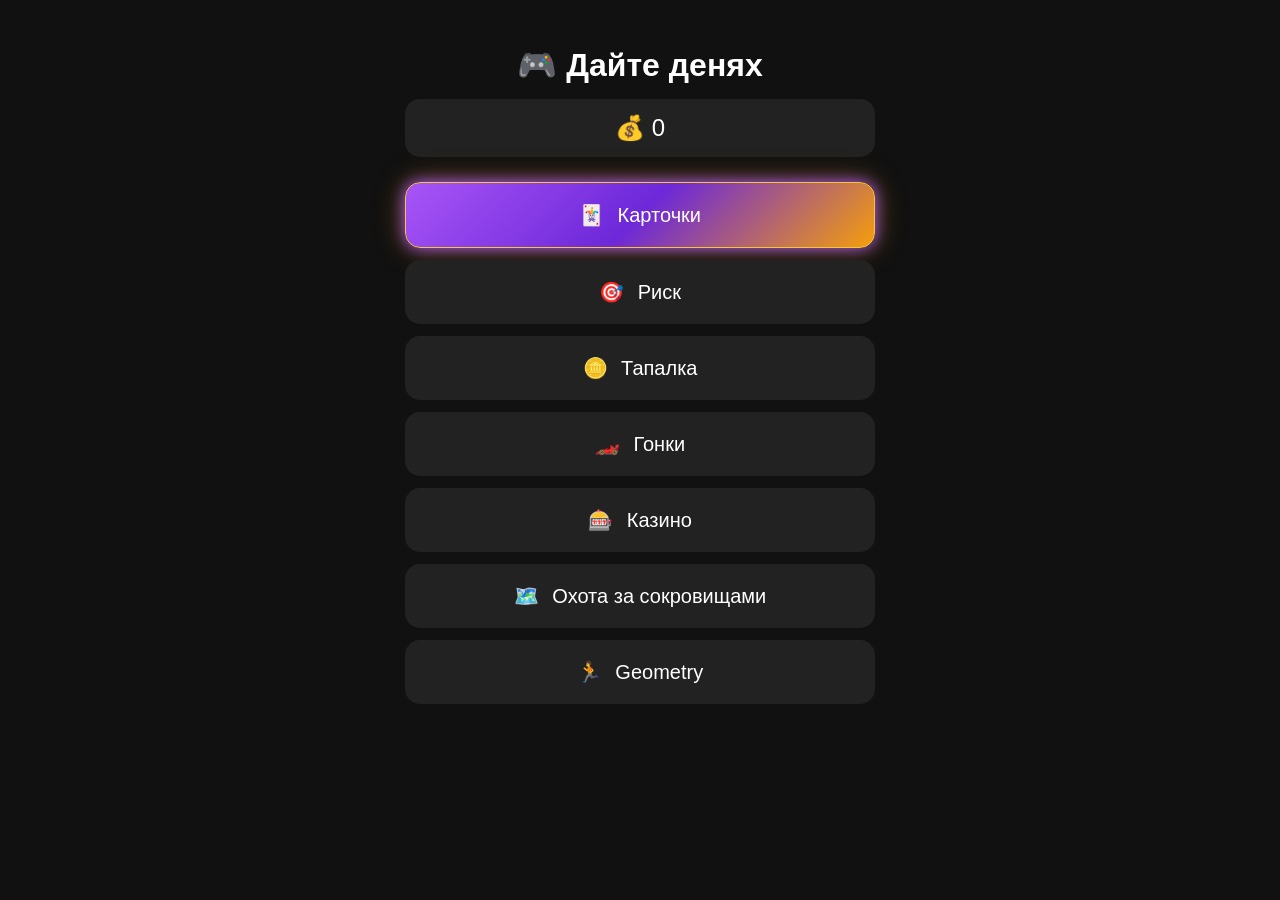
<file: index.html>
<!DOCTYPE html>
<html lang="ru">
<head>
    <meta charset="UTF-8">
    <meta name="viewport" content="width=device-width, initial-scale=1.0">

    <title>Game Hub</title>

    <link rel="stylesheet" href="style.css">
</head>

<body>

    <div class="app">

        <h1>🎮 Дайте денях</h1>

        <div class="balance">
            💰 <span id="balance">0</span>
        </div>

        <div class="games">

            <button
    class="game-button cards-button special-cards"
    onclick="openGame('cards.html')"
>
    <span class="emoji">🃏</span>
    Карточки
</button>

            <button
    class="game-button"
    onclick="openGame('risk.html')"
>
    <span class="emoji">🎯</span>
    Риск
</button>

            <button class="game-button" onclick="openGame('tapper.html')">
                <span>🪙</span>
                Тапалка
            </button>

            <button class="game-button" onclick="openGame('racing.html')">
                <span>🏎️</span>
                Гонки
            </button>

            <button class="game-button" onclick="openGame('casino.html')">
                <span>🎰</span>
                Казино
            </button>

            <button
    class="game-button"
    onclick="openGame('mine.html')"
>
    <span class="emoji">🗺️</span>
    Охота за сокровищами
</button>

            <button
    class="game-button"
    onclick="openGame('run.html')"
>
    <span class="emoji">🏃</span>
    Geometry
</button>

        </div>

    </div>

    <script src="script.js"></script>

</body>
</html>
</file>
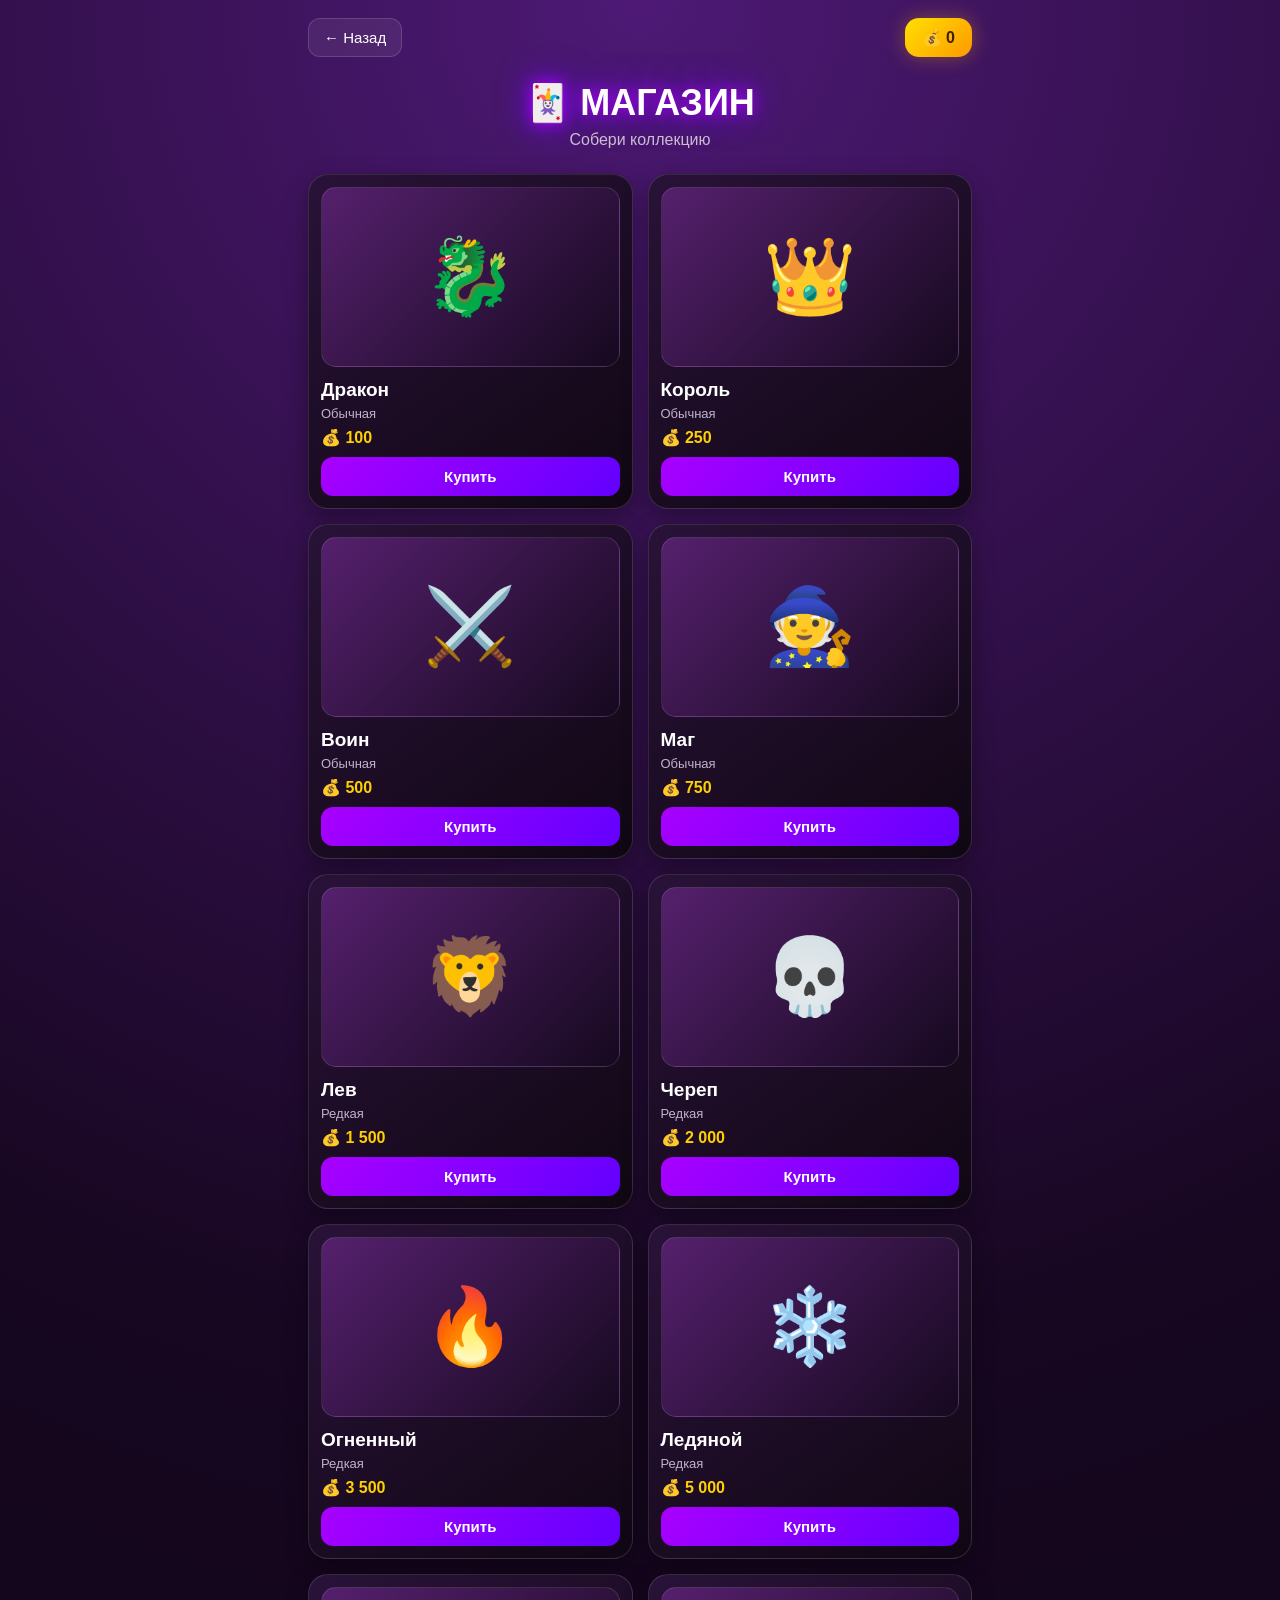
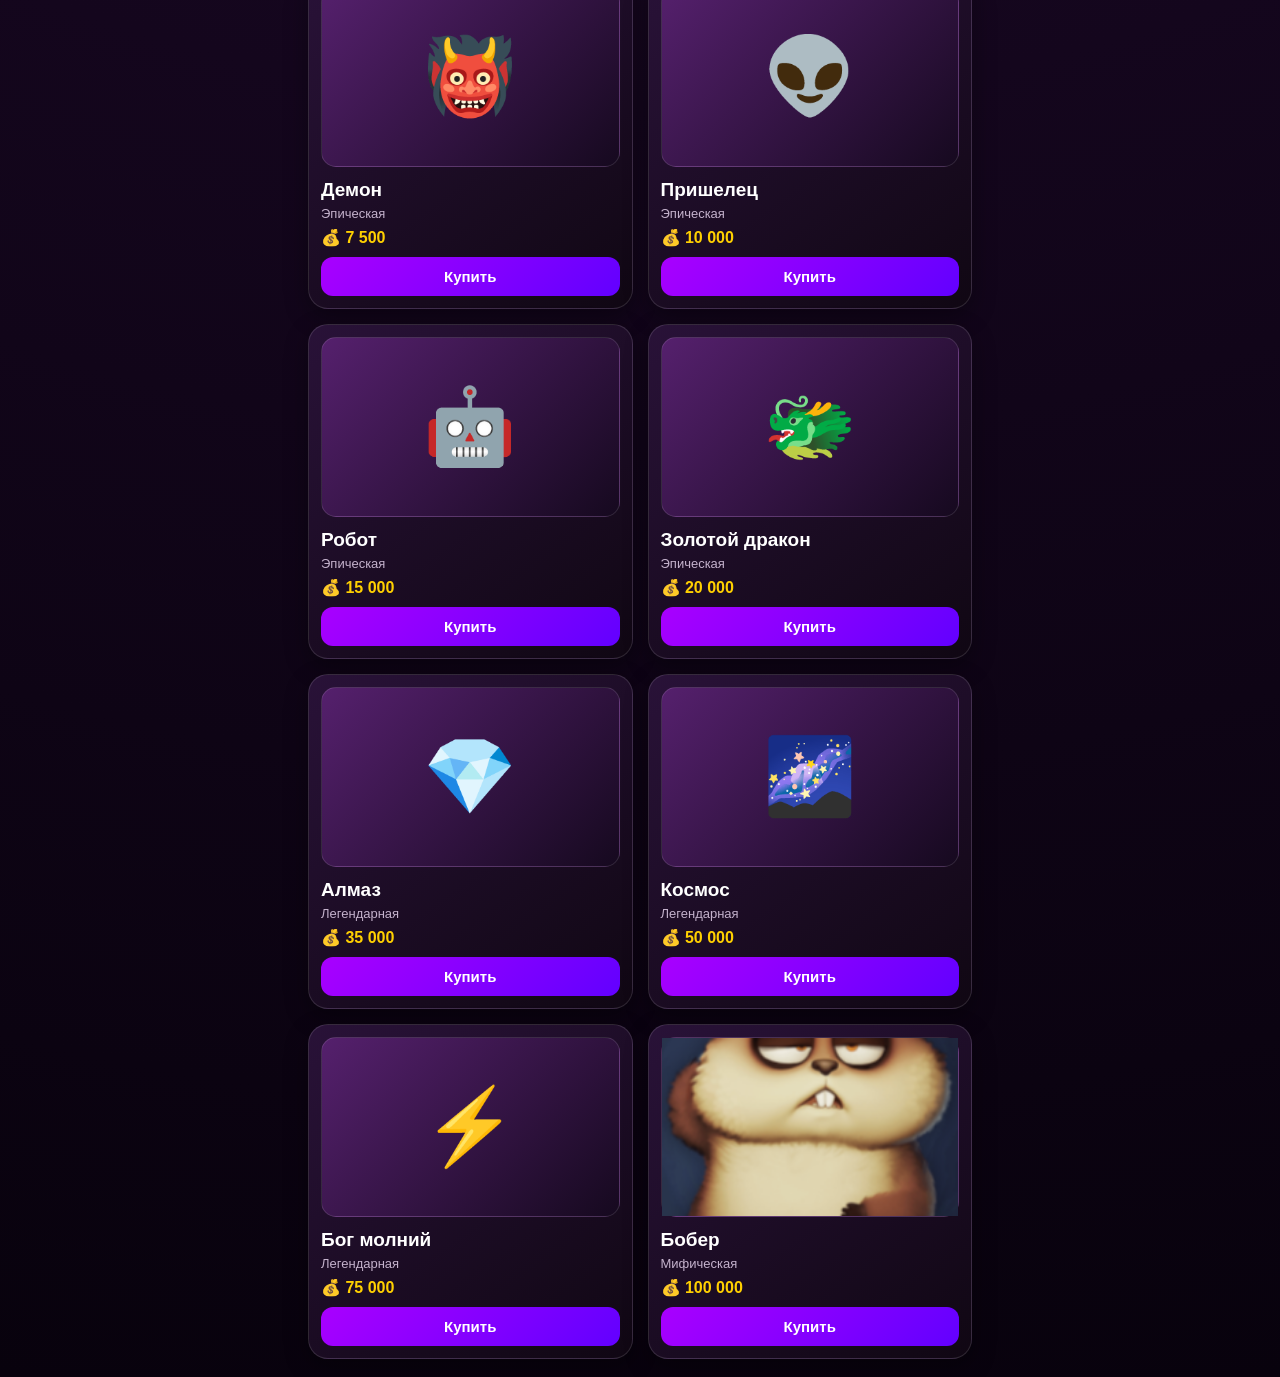
<file: cards.html>
<!DOCTYPE html>
<html lang="ru">

<head>

<meta charset="UTF-8">
<meta name="viewport" content="width=device-width, initial-scale=1.0">

<title>Магазин карточек</title>

<style>

* {
    box-sizing: border-box;
    margin: 0;
    padding: 0;
}

body {

    min-height: 100vh;

    font-family: Arial, sans-serif;

    color: white;

    background:
        radial-gradient(
            circle at top,
            #4d1975,
            #170721 45%,
            #08020d 100%
        );
}


/* ОСНОВА */

.page {

    width: 100%;
    max-width: 700px;

    margin: auto;

    padding: 18px;

}


/* ВЕРХ */

.top {

    display: flex;

    justify-content:
        space-between;

    align-items: center;

    margin-bottom: 25px;

}


.back {

    border: 1px solid #ffffff25;

    background: #ffffff12;

    color: white;

    padding: 10px 15px;

    border-radius: 12px;

    cursor: pointer;

    font-size: 15px;

}


.balance {

    padding: 10px 17px;

    border-radius: 14px;

    color: #3b2100;

    font-weight: bold;

    background:
        linear-gradient(
            135deg,
            #ffe000,
            #ff9900
        );

    box-shadow:
        0 0 20px #ffb00055;

}


/* ЗАГОЛОВОК */

h1 {

    text-align: center;

    font-size: 36px;

    text-shadow:
        0 0 15px #b000ff,
        0 0 35px #7000ff;

}


.subtitle {

    text-align: center;

    margin-top: 7px;

    margin-bottom: 25px;

    color: #cbbbd3;

}


/* МАГАЗИН */

.cards {

    display: grid;

    grid-template-columns:
        repeat(2, 1fr);

    gap: 15px;

}


/* КАРТОЧКА */

.card {

    position: relative;

    padding: 12px;

    border-radius: 20px;

    background:
        linear-gradient(
            145deg,
            #291238,
            #100713
        );

    border: 1px solid #ffffff20;

    box-shadow:
        0 8px 25px #00000055;

    overflow: hidden;

    transition: .2s;

}


.card:hover {

    transform:
        translateY(-5px);

    border-color:
        #c000ff;

    box-shadow:
        0 0 25px #a000ff66;

}


/* КАРТИНКА */

.card-image {

    width: 100%;

    height: 180px;

    display: flex;

    justify-content: center;

    align-items: center;

    border-radius: 15px;

    margin-bottom: 12px;

    font-size: 75px;

    background:
        linear-gradient(
            135deg,
            #55206d,
            #16091f
        );

    border: 1px solid #ffffff20;

}

.card-image.my-card-image img {

    width: 100%;

    height: 100%;

    object-fit: cover;

    display: block;

}


/* НАЗВАНИЕ */

.card-name {

    font-size: 19px;

    font-weight: bold;

    margin-bottom: 5px;

}


/* РЕДКОСТЬ */

.rarity {

    font-size: 13px;

    margin-bottom: 7px;

    color: #c4b2cc;

}


/* ЦЕНА */

.price {

    color: #ffd000;

    font-weight: bold;

    margin-bottom: 10px;

}


/* КНОПКА */

.buy {

    width: 100%;

    padding: 11px;

    border: none;

    border-radius: 12px;

    background:
        linear-gradient(
            135deg,
            #a900ff,
            #6200ff
        );

    color: white;

    font-size: 15px;

    font-weight: bold;

    cursor: pointer;

    transition: .15s;

}


.buy:active {

    transform:
        scale(.95);

}


.buy.owned {

    background: #ffffff15;

    color: #aaa;

    cursor: default;

}


/* УВЕДОМЛЕНИЕ */

.message {

    position: fixed;

    left: 50%;

    bottom: 25px;

    transform:
        translate(-50%, 100px);

    padding: 13px 20px;

    border-radius: 14px;

    background: #21102b;

    border: 1px solid #ffffff25;

    box-shadow:
        0 0 25px #00000088;

    opacity: 0;

    transition: .3s;

    z-index: 100;

}


.message.show {

    transform:
        translate(-50%, 0);

    opacity: 1;

}


/* АДАПТАЦИЯ */

@media(max-width: 420px) {

    .cards {

        gap: 9px;

    }

    .card {

        padding: 9px;

    }

    .card-image {

        height: 135px;

        font-size: 58px;

    }

    .card-name {

        font-size: 16px;

    }

}

</style>

</head>


<body>


<div class="page">


    <!-- ВЕРХ -->

    <div class="top">


        <button
            class="back"
            onclick="location.href='index.html'"
        >

            ← Назад

        </button>


        <div class="balance">

            💰

            <span id="balance">
                0
            </span>

        </div>


    </div>


    <h1>
        🃏 МАГАЗИН
    </h1>


    <div class="subtitle">
        Собери коллекцию
    </div>


    <!-- 16 КАРТОЧЕК -->

    <div class="cards">


        <!-- 1 -->

        <div class="card">

            <div class="card-image">
                🐉
            </div>

            <div class="card-name">
                Дракон
            </div>

            <div class="rarity">
                Обычная
            </div>

            <div class="price">
                💰 100
            </div>

            <button
                class="buy"
                onclick="buyCard(0)"
            >
                Купить
            </button>

        </div>


        <!-- 2 -->

        <div class="card">

            <div class="card-image">
                👑
            </div>

            <div class="card-name">
                Король
            </div>

            <div class="rarity">
                Обычная
            </div>

            <div class="price">
                💰 250
            </div>

            <button
                class="buy"
                onclick="buyCard(1)"
            >
                Купить
            </button>

        </div>


        <!-- 3 -->

        <div class="card">

            <div class="card-image">
                ⚔️
            </div>

            <div class="card-name">
                Воин
            </div>

            <div class="rarity">
                Обычная
            </div>

            <div class="price">
                💰 500
            </div>

            <button
                class="buy"
                onclick="buyCard(2)"
            >
                Купить
            </button>

        </div>


        <!-- 4 -->

        <div class="card">

            <div class="card-image">
                🧙
            </div>

            <div class="card-name">
                Маг
            </div>

            <div class="rarity">
                Обычная
            </div>

            <div class="price">
                💰 750
            </div>

            <button
                class="buy"
                onclick="buyCard(3)"
            >
                Купить
            </button>

        </div>


        <!-- 5 -->

        <div class="card">

            <div class="card-image">
                🦁
            </div>

            <div class="card-name">
                Лев
            </div>

            <div class="rarity">
                Редкая
            </div>

            <div class="price">
                💰 1 500
            </div>

            <button
                class="buy"
                onclick="buyCard(4)"
            >
                Купить
            </button>

        </div>


        <!-- 6 -->

        <div class="card">

            <div class="card-image">
                💀
            </div>

            <div class="card-name">
                Череп
            </div>

            <div class="rarity">
                Редкая
            </div>

            <div class="price">
                💰 2 000
            </div>

            <button
                class="buy"
                onclick="buyCard(5)"
            >
                Купить
            </button>

        </div>


        <!-- 7 -->

        <div class="card">

            <div class="card-image">
                🔥
            </div>

            <div class="card-name">
                Огненный
            </div>

            <div class="rarity">
                Редкая
            </div>

            <div class="price">
                💰 3 500
            </div>

            <button
                class="buy"
                onclick="buyCard(6)"
            >
                Купить
            </button>

        </div>


        <!-- 8 -->

        <div class="card">

            <div class="card-image">
                ❄️
            </div>

            <div class="card-name">
                Ледяной
            </div>

            <div class="rarity">
                Редкая
            </div>

            <div class="price">
                💰 5 000
            </div>

            <button
                class="buy"
                onclick="buyCard(7)"
            >
                Купить
            </button>

        </div>


        <!-- 9 -->

        <div class="card">

            <div class="card-image">
                👹
            </div>

            <div class="card-name">
                Демон
            </div>

            <div class="rarity">
                Эпическая
            </div>

            <div class="price">
                💰 7 500
            </div>

            <button
                class="buy"
                onclick="buyCard(8)"
            >
                Купить
            </button>

        </div>


        <!-- 10 -->

        <div class="card">

            <div class="card-image">
                👽
            </div>

            <div class="card-name">
                Пришелец
            </div>

            <div class="rarity">
                Эпическая
            </div>

            <div class="price">
                💰 10 000
            </div>

            <button
                class="buy"
                onclick="buyCard(9)"
            >
                Купить
            </button>

        </div>


        <!-- 11 -->

        <div class="card">

            <div class="card-image">
                🤖
            </div>

            <div class="card-name">
                Робот
            </div>

            <div class="rarity">
                Эпическая
            </div>

            <div class="price">
                💰 15 000
            </div>

            <button
                class="buy"
                onclick="buyCard(10)"
            >
                Купить
            </button>

        </div>


        <!-- 12 -->

        <div class="card">

            <div class="card-image">
                🐲
            </div>

            <div class="card-name">
                Золотой дракон
            </div>

            <div class="rarity">
                Эпическая
            </div>

            <div class="price">
                💰 20 000
            </div>

            <button
                class="buy"
                onclick="buyCard(11)"
            >
                Купить
            </button>

        </div>


        <!-- 13 -->

        <div class="card">

            <div class="card-image">
                💎
            </div>

            <div class="card-name">
                Алмаз
            </div>

            <div class="rarity">
                Легендарная
            </div>

            <div class="price">
                💰 35 000
            </div>

            <button
                class="buy"
                onclick="buyCard(12)"
            >
                Купить
            </button>

        </div>


        <!-- 14 -->

        <div class="card">

            <div class="card-image">
                🌌
            </div>

            <div class="card-name">
                Космос
            </div>

            <div class="rarity">
                Легендарная
            </div>

            <div class="price">
                💰 50 000
            </div>

            <button
                class="buy"
                onclick="buyCard(13)"
            >
                Купить
            </button>

        </div>


        <!-- 15 -->

        <div class="card">

            <div class="card-image">
                ⚡
            </div>

            <div class="card-name">
                Бог молний
            </div>

            <div class="rarity">
                Легендарная
            </div>

            <div class="price">
                💰 75 000
            </div>

            <button
                class="buy"
                onclick="buyCard(14)"
            >
                Купить
            </button>

        </div>


        <!-- 16 -->

        <div class="card">

            <div class="card-image my-card-image">
    <img src="mycard.png" alt="Моя карточка">
</div>

            <div class="card-name">
                Бобер
            </div>

            <div class="rarity">
                Мифическая
            </div>

            <div class="price">
                💰 100 000
            </div>

            <button
                class="buy"
                onclick="buyCard(15)"
            >
                Купить
            </button>

        </div>


    </div>

</div>


<div
    class="message"
    id="message"
>
</div>


<script>


// =============================
// БАЛАНС
// =============================

let balance =
    Number(
        localStorage.getItem("balance")
    ) || 0;


const balanceText =
    document.getElementById(
        "balance"
    );


function updateBalance() {

    balanceText.textContent =
        balance;

    localStorage.setItem(
        "balance",
        balance
    );

}


updateBalance();


// =============================
// 16 КАРТОЧЕК
// =============================

const cards = [

    {
        name: "Дракон",
        price: 100
    },

    {
        name: "Король",
        price: 250
    },

    {
        name: "Воин",
        price: 500
    },

    {
        name: "Маг",
        price: 750
    },

    {
        name: "Лев",
        price: 1500
    },

    {
        name: "Череп",
        price: 2000
    },

    {
        name: "Огненный",
        price: 3500
    },

    {
        name: "Ледяной",
        price: 5000
    },

    {
        name: "Демон",
        price: 7500
    },

    {
        name: "Пришелец",
        price: 10000
    },

    {
        name: "Робот",
        price: 15000
    },

    {
        name: "Золотой дракон",
        price: 20000
    },

    {
        name: "Алмаз",
        price: 35000
    },

    {
        name: "Космос",
        price: 50000
    },

    {
        name: "Бог молний",
        price: 75000
    },

    {
        name: "Легенда",
        price: 100000
    }

];


// =============================
// КУПЛЕННЫЕ
// =============================

let ownedCards =
    JSON.parse(
        localStorage.getItem(
            "ownedCards"
        )
    ) || [];


// =============================
// КНОПКИ
// =============================

const buttons =
    document.querySelectorAll(
        ".buy"
    );


function refreshCards() {

    buttons.forEach(
        (button, index) => {

            if (
                ownedCards.includes(index)
            ) {

                button.textContent =
                    "✓ Куплено";

                button.classList.add(
                    "owned"
                );

            }

        }
    );

}


refreshCards();


// =============================
// ПОКУПКА
// =============================

function buyCard(index) {

    if (
        ownedCards.includes(index)
    ) {

        showMessage(
            "🃏 Эта карточка уже куплена"
        );

        return;

    }


    const card =
        cards[index];


    if (
        balance < card.price
    ) {

        showMessage(
            "💸 Недостаточно монет"
        );

        return;

    }


    balance -= card.price;


    ownedCards.push(index);


    localStorage.setItem(
        "ownedCards",
        JSON.stringify(
            ownedCards
        )
    );


    updateBalance();

    refreshCards();


    showMessage(
        "🎉 Ты купил: " +
        card.name
    );

}


// =============================
// УВЕДОМЛЕНИЕ
// =============================

let messageTimer;


function showMessage(text) {

    const message =
        document.getElementById(
            "message"
        );


    message.textContent =
        text;


    message.classList.add(
        "show"
    );


    clearTimeout(
        messageTimer
    );


    messageTimer =
        setTimeout(
            () => {

                message.classList.remove(
                    "show"
                );

            },
            2200
        );

}

</script>


</body>
</html>
</file>
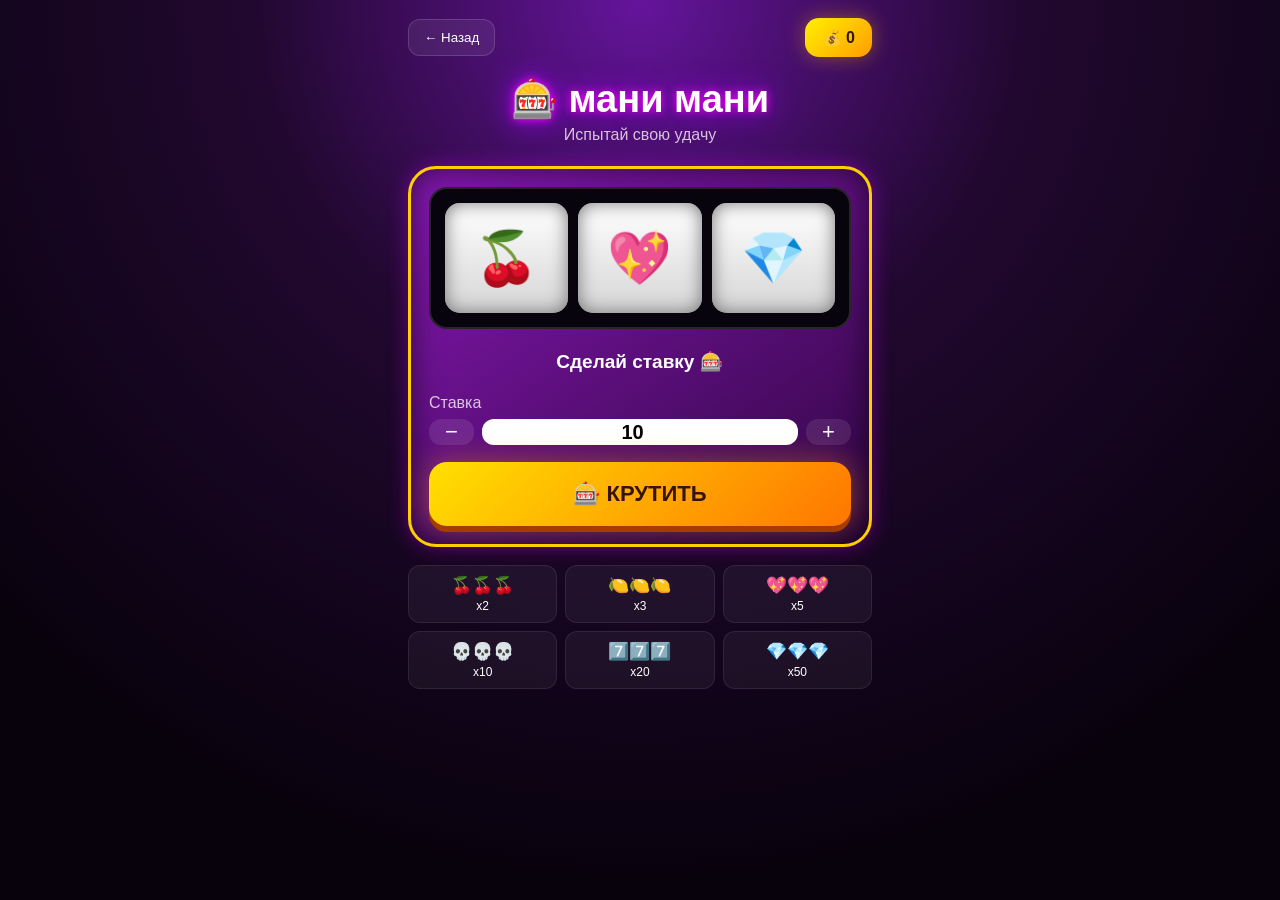
<file: casino.html>
<!DOCTYPE html>
<html lang="ru">
<head>
<meta charset="UTF-8">
<meta name="viewport" content="width=device-width, initial-scale=1.0">

<title>Казино</title>

<style>

* {
    box-sizing: border-box;
    margin: 0;
    padding: 0;
}

body {
    min-height: 100vh;
    overflow: hidden;

    font-family: Arial, sans-serif;
    color: white;

    background:
        radial-gradient(circle at 50% 0%, #65149b 0%, #21082f 35%, #08020d 80%);
}

/* ОСНОВА */

.game {
    width: 100%;
    max-width: 500px;
    min-height: 100vh;

    margin: auto;
    padding: 18px;

    display: flex;
    flex-direction: column;
    align-items: center;
}

/* ВЕРХ */

.top {
    width: 100%;

    display: flex;
    justify-content: space-between;
    align-items: center;
}

.back {
    border: 1px solid #ffffff25;

    background: #ffffff12;
    color: white;

    padding: 10px 15px;

    border-radius: 12px;

    cursor: pointer;
}

.balance {
    padding: 10px 17px;

    border-radius: 14px;

    font-weight: bold;

    color: #351600;

    background: linear-gradient(
        135deg,
        #fff000,
        #ff9d00
    );

    box-shadow:
        0 0 20px #ffb00066;
}

/* ЗАГОЛОВОК */

h1 {
    margin-top: 20px;

    font-size: 38px;

    text-shadow:
        0 0 10px #ff00ff,
        0 0 30px #a000ff;
}

.subtitle {
    margin-top: 5px;
    margin-bottom: 22px;

    color: #d7c2df;
}

/* АВТОМАТ */

.slot-machine {

    position: relative;

    width: 100%;

    padding: 18px;

    border-radius: 28px;

    border: 3px solid #ffd000;

    background:
        linear-gradient(
            145deg,
            #8617b3,
            #300642
        );

    box-shadow:
        0 0 20px #d000ff66,
        inset 0 0 30px #00000099;

    transition: .2s;
}

/* ВСПЫШКА */

.slot-machine.flash {

    animation:
        machineShake .35s,
        machineGlow .5s;
}

@keyframes machineShake {

    0% { transform: translateX(0); }

    20% { transform: translateX(-8px); }

    40% { transform: translateX(8px); }

    60% { transform: translateX(-6px); }

    80% { transform: translateX(6px); }

    100% { transform: translateX(0); }
}

@keyframes machineGlow {

    0% {
        box-shadow:
            0 0 20px #d000ff66;
    }

    50% {
        box-shadow:
            0 0 70px #ffd000,
            0 0 120px #ff00ff;
    }

    100% {
        box-shadow:
            0 0 20px #d000ff66;
    }
}

/* БАРАБАНЫ */

.slots {

    display: flex;

    gap: 10px;

    padding: 14px;

    border-radius: 18px;

    background: #08040d;

    border: 2px solid #ffffff20;
}

.slot {

    flex: 1;

    height: 110px;

    display: flex;

    justify-content: center;
    align-items: center;

    border-radius: 15px;

    font-size: 52px;

    background:
        linear-gradient(
            #ffffff,
            #d5d5d5
        );

    box-shadow:
        inset 0 0 18px #777;

    user-select: none;
}

/* КРУТИТСЯ */

.slot.spinning {

    animation:

        slotSpin .09s linear infinite;

}

@keyframes slotSpin {

    0% {
        transform: translateY(-8px)
        rotate(-2deg);
    }

    50% {
        transform: translateY(8px)
        rotate(2deg);
    }

    100% {
        transform: translateY(-8px)
        rotate(-2deg);
    }
}

/* РЕЗУЛЬТАТ */

.result {

    height: 45px;

    display: flex;
    justify-content: center;
    align-items: center;

    margin-top: 10px;

    font-size: 19px;

    font-weight: bold;

    text-align: center;
}

/* СТАВКА */

.bet-title {

    margin-top: 10px;
    margin-bottom: 7px;

    color: #d8c8df;
}

.bet-box {

    width: 100%;

    display: flex;

    gap: 8px;
}

.bet-btn {

    width: 45px;

    border: none;

    border-radius: 12px;

    background: #ffffff18;

    color: white;

    font-size: 22px;

    cursor: pointer;
}

#bet {

    flex: 1;

    border: none;

    outline: none;

    border-radius: 12px;

    text-align: center;

    font-size: 20px;

    font-weight: bold;
}

/* КНОПКА */

.spin-btn {

    width: 100%;

    height: 64px;

    margin-top: 17px;

    border: none;

    border-radius: 18px;

    background:
        linear-gradient(
            135deg,
            #ffe000,
            #ff7600
        );

    color: #351400;

    font-size: 22px;

    font-weight: 900;

    cursor: pointer;

    box-shadow:
        0 6px 0 #a83c00,
        0 0 30px #ff980066;

    transition: .1s;
}

.spin-btn:active {

    transform: translateY(5px);

    box-shadow:
        0 1px 0 #a83c00;
}

.spin-btn:disabled {

    opacity: .5;

    cursor: not-allowed;
}

/* ПРИЗЫ */

.prizes {

    width: 100%;

    margin-top: 18px;

    display: grid;

    grid-template-columns:
        repeat(3, 1fr);

    gap: 8px;
}

.prize {

    padding: 9px 4px;

    border-radius: 12px;

    text-align: center;

    background: #ffffff0d;

    border: 1px solid #ffffff15;

    font-size: 12px;
}

.prize b {

    display: block;

    margin-bottom: 3px;

    font-size: 17px;

    color: #ffd000;
}

/* ПОБЕДА */

.big-win {

    animation:
        bigWin .5s infinite alternate;
}

@keyframes bigWin {

    from {

        transform: scale(1);

        filter:
            drop-shadow(
                0 0 10px #ffd000
            );
    }

    to {

        transform: scale(1.08);

        filter:
            drop-shadow(
                0 0 35px #ff00e6
            );
    }
}

/* ЧАСТИЦЫ */

.particle {

    position: fixed;

    pointer-events: none;

    font-size: 25px;

    animation:
        particleFly 1.2s ease-out forwards;

    z-index: 100;
}

@keyframes particleFly {

    0% {

        opacity: 1;

        transform:
            translate(0, 0)
            scale(1)
            rotate(0);
    }

    100% {

        opacity: 0;

        transform:
            translate(
                var(--x),
                var(--y)
            )
            scale(.2)
            rotate(360deg);
    }
}

</style>
</head>


<body>


<div class="game">


    <div class="top">

        <button
            class="back"
            onclick="location.href='index.html'"
        >
            ← Назад
        </button>


        <div class="balance">

            💰
            <span id="balance">0</span>

        </div>

    </div>


    <h1>🎰 мани мани</h1>

    <div class="subtitle">
        Испытай свою удачу
    </div>


    <!-- АВТОМАТ -->

    <div
        class="slot-machine"
        id="machine"
    >


        <div class="slots">

            <div
                class="slot"
                id="slot1"
            >
                🍒
            </div>


            <div
                class="slot"
                id="slot2"
            >
                💖
            </div>


            <div
                class="slot"
                id="slot3"
            >
                💎
            </div>

        </div>


        <div
            class="result"
            id="result"
        >
            Сделай ставку 🎰
        </div>


        <div class="bet-title">
            Ставка
        </div>


        <div class="bet-box">


            <button
                class="bet-btn"
                onclick="changeBet(-10)"
            >
                −
            </button>


            <input
                id="bet"
                type="number"
                value="10"
                min="1"
            >


            <button
                class="bet-btn"
                onclick="changeBet(10)"
            >
                +
            </button>


        </div>


        <button
            class="spin-btn"
            id="spinBtn"
            onclick="spin()"
        >
            🎰 КРУТИТЬ
        </button>


    </div>


    <!-- ПРИЗЫ -->

    <div class="prizes">


        <div class="prize">
            <b>🍒🍒🍒</b>
            x2
        </div>


        <div class="prize">
            <b>🍋🍋🍋</b>
            x3
        </div>


        <div class="prize">
            <b>💖💖💖</b>
            x5
        </div>


        <div class="prize">
            <b>💀💀💀</b>
            x10
        </div>


        <div class="prize">
            <b>7️⃣7️⃣7️⃣</b>
            x20
        </div>


        <div class="prize">
            <b>💎💎💎</b>
            x50
        </div>


    </div>


</div>


<script>


// =============================
// БАЛАНС
// =============================

let balance =
    Number(
        localStorage.getItem("balance")
    ) || 0;


const balanceText =
    document.getElementById("balance");


function updateBalance() {

    balanceText.textContent =
        balance;

    localStorage.setItem(
        "balance",
        balance
    );
}


updateBalance();


// =============================
// СИМВОЛЫ
// =============================

const symbols = [

    "🍒",
    "🍋",
    "🍉",
    "💖",
    "💀",
    "⭐",
    "7️⃣",
    "💎",
    "🔥",
    "⚡"

];


const slots = [

    document.getElementById("slot1"),

    document.getElementById("slot2"),

    document.getElementById("slot3")

];


const machine =
    document.getElementById("machine");


const result =
    document.getElementById("result");


const spinBtn =
    document.getElementById("spinBtn");


// =============================
// СТАВКА
// =============================

function changeBet(value) {

    let bet =
        Number(
            document.getElementById("bet").value
        ) || 1;


    bet += value;


    if (bet < 1)
        bet = 1;


    document.getElementById("bet").value =
        bet;
}


// =============================
// СЛУЧАЙНЫЙ СИМВОЛ
// =============================

function randomSymbol() {

    return symbols[
        Math.floor(
            Math.random() *
            symbols.length
        )
    ];

}


// =============================
// КРУТИТЬ
// =============================

function spin() {

    let bet =
        Number(
            document.getElementById("bet").value
        );


    if (!bet || bet < 1) {

        result.textContent =
            "❌ Неверная ставка";

        return;
    }


    if (bet > balance) {

        result.textContent =
            "💸 Недостаточно монет";

        return;
    }


    // Забираем ставку

    balance -= bet;

    updateBalance();


    spinBtn.disabled = true;


    result.textContent =
        "🎰 КРУТИМСЯ...";


    machine.classList.remove(
        "big-win"
    );


    // Запускаем барабаны

    slots.forEach(slot => {

        slot.classList.add(
            "spinning"
        );

    });


    // Небольшой шанс джекпота

    let finalSymbols;


    if (Math.random() < 0.20) {

        const lucky =
            randomSymbol();

        finalSymbols = [
            lucky,
            lucky,
            lucky
        ];

    } else {

        finalSymbols = [

            randomSymbol(),

            randomSymbol(),

            randomSymbol()

        ];

    }


    // Первый барабан

    setTimeout(() => {

        slots[0]
            .classList
            .remove("spinning");

        slots[0].textContent =
            finalSymbols[0];

    }, 800);


    // Второй

    setTimeout(() => {

        slots[1]
            .classList
            .remove("spinning");

        slots[1].textContent =
            finalSymbols[1];

    }, 1200);


    // Третий

    setTimeout(() => {

        slots[2]
            .classList
            .remove("spinning");

        slots[2].textContent =
            finalSymbols[2];


        checkWin(
            finalSymbols,
            bet
        );


        spinBtn.disabled = false;

    }, 1600);

}


// =============================
// ПРОВЕРКА
// =============================

function checkWin(
    resultSymbols,
    bet
) {


    if (

        resultSymbols[0] ===
        resultSymbols[1]

        &&

        resultSymbols[1] ===
        resultSymbols[2]

    ) {


        let multiplier =
            getMultiplier(
                resultSymbols[0]
            );


        let win =
            bet * multiplier;


        balance += win;

        updateBalance();


        result.textContent =
            "🎉 ВЫИГРЫШ +" +
            win +
            " 💰";


        machine.classList.add(
            "flash"
        );

        machine.classList.add(
            "big-win"
        );


        createParticles(
            resultSymbols[0]
        );


        setTimeout(() => {

            machine.classList.remove(
                "flash"
            );

        }, 500);


    } else {


        result.textContent =
            "💀 Не повезло...";


        machine.classList.add(
            "flash"
        );


        setTimeout(() => {

            machine.classList.remove(
                "flash"
            );

        }, 400);

    }

}


// =============================
// МНОЖИТЕЛИ
// =============================

function getMultiplier(symbol) {

    switch(symbol) {

        case "🍒":
            return 2;

        case "🍋":
            return 3;

        case "🍉":
            return 4;

        case "💖":
            return 5;

        case "💀":
            return 10;

        case "⭐":
            return 15;

        case "7️⃣":
            return 20;

        case "💎":
            return 50;

        case "🔥":
            return 25;

        case "⚡":
            return 30;

        default:
            return 2;

    }

}


// =============================
// ЧАСТИЦЫ
// =============================

function createParticles(symbol) {


    const effects = [

        symbol,
        "✨",
        "💰",
        "⭐",
        "🔥",
        "💖",
        "💎"

    ];


    for (
        let i = 0;
        i < 35;
        i++
    ) {


        const particle =
            document.createElement(
                "div"
            );


        particle.className =
            "particle";


        particle.textContent =
            effects[
                Math.floor(
                    Math.random() *
                    effects.length
                )
            ];


        particle.style.left =
            "50%";


        particle.style.top =
            "45%";


        const x =
            (Math.random() - .5)
            * 500;


        const y =
            (Math.random() - .5)
            * 600;


        particle.style.setProperty(
            "--x",
            x + "px"
        );


        particle.style.setProperty(
            "--y",
            y + "px"
        );


        document.body.appendChild(
            particle
        );


        setTimeout(() => {

            particle.remove();

        }, 1200);

    }

}

</script>

</body>
</html>
</file>
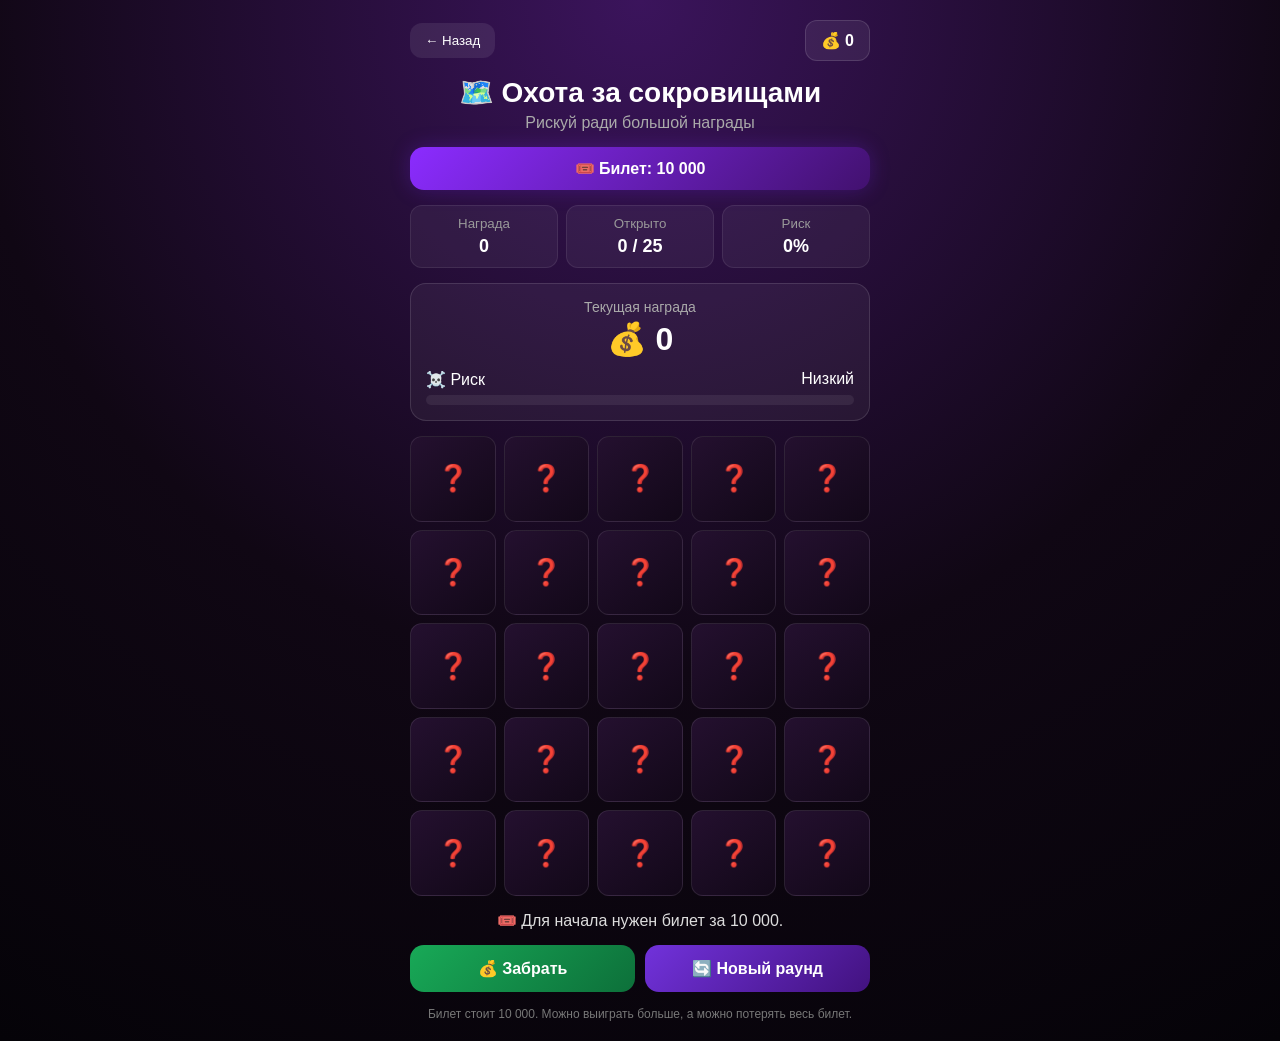
<file: mine.html>
<!DOCTYPE html>
<html lang="ru">

<head>

<meta charset="UTF-8">

<meta
    name="viewport"
    content="width=device-width, initial-scale=1.0"
>

<title>Охота за сокровищами</title>

<style>

* {
    box-sizing: border-box;
}

body {

    margin: 0;

    min-height: 100vh;

    font-family: Arial, sans-serif;

    background:
        radial-gradient(
            circle at top,
            #3b145c,
            #100714 55%,
            #050308
        );

    color: white;

    display: flex;

    justify-content: center;

}

.game {

    width: 100%;

    max-width: 500px;

    padding: 20px;

}

.top {

    display: flex;

    justify-content: space-between;

    align-items: center;

    margin-bottom: 15px;

}

.back {

    border: 0;

    background: #ffffff15;

    color: white;

    padding: 10px 15px;

    border-radius: 12px;

    cursor: pointer;

}

.balance {

    background: #ffffff12;

    border: 1px solid #ffffff20;

    padding: 10px 15px;

    border-radius: 12px;

    font-weight: bold;

}

h1 {

    text-align: center;

    margin: 10px 0 5px;

    font-size: 28px;

}

.subtitle {

    text-align: center;

    color: #aaa;

    margin-bottom: 15px;

}

.ticket {

    text-align: center;

    background:
        linear-gradient(
            135deg,
            #8b2cff,
            #42116f
        );

    padding: 12px;

    border-radius: 14px;

    margin-bottom: 15px;

    font-weight: bold;

    box-shadow: 0 0 20px #7b25ff40;

}

.stats {

    display: grid;

    grid-template-columns: 1fr 1fr 1fr;

    gap: 8px;

    margin-bottom: 15px;

}

.stat {

    background: #ffffff0d;

    border: 1px solid #ffffff15;

    border-radius: 12px;

    padding: 10px;

    text-align: center;

}

.stat small {

    display: block;

    color: #999;

    margin-bottom: 5px;

}

.stat strong {

    font-size: 18px;

}

.reward-box {

    background: #ffffff0d;

    border: 1px solid #ffffff20;

    border-radius: 16px;

    padding: 15px;

    text-align: center;

    margin-bottom: 15px;

}

.reward-title {

    color: #aaa;

    font-size: 14px;

}

.reward {

    font-size: 32px;

    font-weight: bold;

    margin-top: 5px;

}

.risk {

    margin-top: 12px;

}

.risk-head {

    display: flex;

    justify-content: space-between;

    margin-bottom: 6px;

}

.risk-bar {

    width: 100%;

    height: 10px;

    background: #ffffff12;

    border-radius: 20px;

    overflow: hidden;

}

.risk-fill {

    height: 100%;

    width: 0%;

    background:
        linear-gradient(
            90deg,
            #35e56b,
            #ffd23f,
            #ff3131
        );

    transition: width .3s;

}

.grid {

    display: grid;

    grid-template-columns: repeat(5, 1fr);

    gap: 8px;

    margin-bottom: 15px;

}

.cell {

    aspect-ratio: 1;

    border: 1px solid #ffffff18;

    border-radius: 12px;

    background:
        linear-gradient(
            145deg,
            #24102f,
            #120818
        );

    color: white;

    font-size: 26px;

    cursor: pointer;

    transition:
        transform .15s,
        background .15s,
        box-shadow .15s;

}

.cell:hover {

    transform: scale(1.05);

    background: #341449;

}

.cell.open {

    cursor: default;

    transform: scale(.96);

}

.cell.good {

    background: #173d29;

    box-shadow: 0 0 12px #27d66b35;

}

.cell.bad {

    background: #4a161b;

    box-shadow: 0 0 12px #ff303035;

}

.buttons {

    display: grid;

    grid-template-columns: 1fr 1fr;

    gap: 10px;

}

button.action {

    border: 0;

    border-radius: 14px;

    padding: 14px;

    color: white;

    font-size: 16px;

    font-weight: bold;

    cursor: pointer;

}

.take {

    background:
        linear-gradient(
            135deg,
            #18a957,
            #0d703a
        );

}

.new {

    background:
        linear-gradient(
            135deg,
            #7132db,
            #42127f
        );

}

.action:active {

    transform: scale(.97);

}

.info {

    text-align: center;

    color: #777;

    font-size: 12px;

    margin-top: 15px;

}

.overlay {

    position: fixed;

    inset: 0;

    background: #000000b8;

    display: none;

    align-items: center;

    justify-content: center;

    padding: 20px;

    z-index: 10;

}

.monster-box {

    width: 100%;

    max-width: 360px;

    background:
        linear-gradient(
            145deg,
            #29102e,
            #100710
        );

    border: 1px solid #ff3b4a55;

    border-radius: 20px;

    padding: 25px;

    text-align: center;

    box-shadow: 0 0 50px #ff1d3240;

}

.monster {

    font-size: 80px;

    animation: monster 1s infinite alternate;

}

@keyframes monster {

    from {
        transform: translateY(0);
    }

    to {
        transform: translateY(-8px);
    }

}

.monster-hp {

    height: 14px;

    background: #ffffff12;

    border-radius: 20px;

    overflow: hidden;

    margin: 15px 0;

}

.monster-hp-fill {

    height: 100%;

    width: 100%;

    background: #ff3348;

    transition: width .2s;

}

.fight {

    width: 100%;

    border: 0;

    border-radius: 14px;

    padding: 14px;

    background: #d9283b;

    color: white;

    font-size: 17px;

    font-weight: bold;

    cursor: pointer;

}

.message {

    min-height: 24px;

    text-align: center;

    margin: 10px 0;

    color: #ddd;

}

</style>

</head>

<body>

<div class="game">

    <div class="top">

        <button
            class="back"
            onclick="location.href='index.html'"
        >
            ← Назад
        </button>

        <div class="balance">
            💰 <span id="balance">0</span>
        </div>

    </div>

    <h1>🗺️ Охота за сокровищами</h1>

    <div class="subtitle">
        Рискуй ради большой награды
    </div>

    <div class="ticket">
        🎟️ Билет: 10 000
    </div>

    <div class="stats">

        <div class="stat">
            <small>Награда</small>
            <strong id="reward">0</strong>
        </div>

        <div class="stat">
            <small>Открыто</small>
            <strong id="opened">0 / 25</strong>
        </div>

        <div class="stat">
            <small>Риск</small>
            <strong id="riskText">0%</strong>
        </div>

    </div>

    <div class="reward-box">

        <div class="reward-title">
            Текущая награда
        </div>

        <div class="reward">
            💰 <span id="bigReward">0</span>
        </div>

        <div class="risk">

            <div class="risk-head">

                <span>☠️ Риск</span>

                <span id="riskLabel">
                    Низкий
                </span>

            </div>

            <div class="risk-bar">

                <div
                    class="risk-fill"
                    id="riskFill"
                ></div>

            </div>

        </div>

    </div>

    <div
        class="grid"
        id="grid"
    ></div>

    <div class="message" id="message"></div>

    <div class="buttons">

        <button
            class="action take"
            onclick="takeReward()"
        >
            💰 Забрать
        </button>

        <button
            class="action new"
            onclick="newRound()"
        >
            🔄 Новый раунд
        </button>

    </div>

    <div class="info">
        Билет стоит 10 000. Можно выиграть больше,
        а можно потерять весь билет.
    </div>

</div>


<div
    class="overlay"
    id="monsterScreen"
>

    <div class="monster-box">

        <div class="monster">
            👹
        </div>

        <h2>
            Монстр!
        </h2>

        <p>
            Победи его и забери награду.
        </p>

        <div class="monster-hp">

            <div
                class="monster-hp-fill"
                id="monsterHp"
            ></div>

        </div>

        <p>
            HP: <span id="monsterHpText">100</span>
        </p>

        <button
            class="fight"
            onclick="hitMonster()"
        >
            ⚔️ Атаковать
        </button>

    </div>

</div>


<script>

const TICKET = 10000;

let balance =
    Number(
        localStorage.getItem("balance")
    ) || 0;

let currentReward = 0;

let opened = 0;

let map = [];

let monsterHP = 100;

let gameStarted = false;


const balanceEl =
    document.getElementById("balance");

const rewardEl =
    document.getElementById("reward");

const bigRewardEl =
    document.getElementById("bigReward");

const openedEl =
    document.getElementById("opened");

const riskTextEl =
    document.getElementById("riskText");

const riskFillEl =
    document.getElementById("riskFill");

const riskLabelEl =
    document.getElementById("riskLabel");

const gridEl =
    document.getElementById("grid");

const messageEl =
    document.getElementById("message");

const monsterScreen =
    document.getElementById("monsterScreen");

const monsterHpEl =
    document.getElementById("monsterHp");

const monsterHpText =
    document.getElementById("monsterHpText");


function saveBalance() {

    localStorage.setItem(
        "balance",
        String(balance)
    );

}


function updateBalance() {

    balanceEl.textContent =
        balance.toLocaleString("ru-RU");

}


function updateReward() {

    rewardEl.textContent =
        currentReward.toLocaleString("ru-RU");

    bigRewardEl.textContent =
        currentReward.toLocaleString("ru-RU");

    openedEl.textContent =
        opened + " / 25";

    const risk =
        Math.min(
            opened * 4,
            100
        );

    riskTextEl.textContent =
        risk + "%";

    riskFillEl.style.width =
        risk + "%";


    if (risk < 25) {

        riskLabelEl.textContent =
            "Низкий";

    }

    else if (risk < 50) {

        riskLabelEl.textContent =
            "Средний";

    }

    else if (risk < 75) {

        riskLabelEl.textContent =
            "Высокий";

    }

    else {

        riskLabelEl.textContent =
            "КРИТИЧЕСКИЙ";

    }

}


function random(min, max) {

    return Math.floor(
        Math.random() *
        (max - min + 1)
    ) + min;

}


function randomType() {

    const r =
        Math.random();


    if (r < 0.46) {

        return "coins";

    }

    if (r < 0.68) {

        return "gold";

    }

    if (r < 0.81) {

        return "diamond";

    }

    if (r < 0.87) {

        return "chest";

    }

    if (r < 0.885) {

        return "jackpot";

    }

    if (r < 0.955) {

        return "trap";

    }

    return "monster";

}


function createMap() {

    map = [];

    for (
        let i = 0;
        i < 25;
        i++
    ) {

        map.push(
            randomType()
        );

    }

}


function getIcon(type) {

    if (type === "coins") {
        return "🪙";
    }

    if (type === "gold") {
        return "💰";
    }

    if (type === "diamond") {
        return "💎";
    }

    if (type === "chest") {
        return "🧰";
    }

    if (type === "jackpot") {
        return "⭐";
    }

    if (type === "trap") {
        return "💣";
    }

    if (type === "monster") {
        return "👹";
    }

}


function startRound() {

    if (balance < TICKET) {

        messageEl.textContent =
            "❌ Нужно 10 000 для входа.";

        return;

    }


    balance -= TICKET;

    saveBalance();

    updateBalance();


    currentReward = 0;

    opened = 0;

    gameStarted = true;

    messageEl.textContent =
        "🎟️ Билет оплачен. Выбирай клетку.";


    createMap();

    drawGrid();

    updateReward();

}


function drawGrid() {

    gridEl.innerHTML = "";


    for (
        let i = 0;
        i < 25;
        i++
    ) {

        const cell =
            document.createElement("button");

        cell.className =
            "cell";

        cell.textContent =
            "❓";


        cell.onclick = function() {

            openCell(
                i,
                cell
            );

        };


        gridEl.appendChild(cell);

    }

}


function openCell(index, cell) {

    if (!gameStarted) {

        return;

    }


    if (
        cell.classList.contains("open")
    ) {

        return;

    }


    if (
        monsterScreen.style.display === "flex"
    ) {

        return;

    }


    const type =
        map[index];


    cell.classList.add("open");

    opened++;


    if (type === "coins") {

        const amount =
            random(50, 300);

        currentReward += amount;

        cell.textContent =
            "🪙";

        cell.classList.add("good");

        messageEl.textContent =
            "🪙 Нашёл монеты: +" +
            amount.toLocaleString("ru-RU");

    }


    else if (type === "gold") {

        const amount =
            random(300, 800);

        currentReward += amount;

        cell.textContent =
            "💰";

        cell.classList.add("good");

        messageEl.textContent =
            "💰 Золото: +" +
            amount.toLocaleString("ru-RU");

    }


    else if (type === "diamond") {

        const amount =
            random(800, 1500);

        currentReward += amount;

        cell.textContent =
            "💎";

        cell.classList.add("good");

        messageEl.textContent =
            "💎 Алмаз: +" +
            amount.toLocaleString("ru-RU");

    }


    else if (type === "chest") {

        const amount =
            random(1000, 3000);

        currentReward += amount;

        cell.textContent =
            "🧰";

        cell.classList.add("good");

        messageEl.textContent =
            "🧰 Сундук: +" +
            amount.toLocaleString("ru-RU");

    }


    else if (type === "jackpot") {

        const amount =
            random(15000, 30000);

        currentReward += amount;

        cell.textContent =
            "⭐";

        cell.classList.add("good");

        messageEl.textContent =
            "⭐ ДЖЕКПОТ! +" +
            amount.toLocaleString("ru-RU");

    }


    else if (type === "trap") {

        cell.textContent =
            "💣";

        cell.classList.add("bad");


        let lossPercent;


        if (opened <= 5) {

            lossPercent = 25;

        }

        else if (opened <= 10) {

            lossPercent = 50;

        }

        else if (opened <= 15) {

            lossPercent = 70;

        }

        else if (opened <= 20) {

            lossPercent = 90;

        }

        else {

            lossPercent = 100;

        }


        const lost =
            Math.floor(
                currentReward *
                lossPercent /
                100
            );


        currentReward -= lost;


        if (currentReward < 0) {

            currentReward = 0;

        }


        messageEl.textContent =
            "💣 ЛОВУШКА! Потеряно " +
            lost.toLocaleString("ru-RU") +
            " (" +
            lossPercent +
            "%)";

    }


    else if (type === "monster") {

        cell.textContent =
            "👹";

        cell.classList.add("bad");

        openMonster();

    }


    if (opened === 25) {

        const bonus =
            random(2000, 5000);

        currentReward += bonus;

        messageEl.textContent =
            "🔥 Вся карта открыта! Бонус +" +
            bonus.toLocaleString("ru-RU");

    }


    updateReward();

}


function openMonster() {

    monsterHP = 100;

    monsterHpEl.style.width =
        "100%";

    monsterHpText.textContent =
        "100";

    monsterScreen.style.display =
        "flex";

}


function hitMonster() {

    const damage =
        random(15, 35);


    monsterHP -= damage;


    if (monsterHP < 0) {

        monsterHP = 0;

    }


    monsterHpEl.style.width =
        monsterHP + "%";

    monsterHpText.textContent =
        monsterHP;


    if (monsterHP === 0) {

        const reward =
            random(1500, 4000);

        currentReward += reward;


        monsterScreen.style.display =
            "none";


        messageEl.textContent =
            "⚔️ Монстр побеждён! +" +
            reward.toLocaleString("ru-RU");


        updateReward();

    }

}


function takeReward() {

    if (!gameStarted) {

        messageEl.textContent =
            "Сначала начни новый раунд.";

        return;

    }


    if (currentReward <= 0) {

        messageEl.textContent =
            "😢 Забрать нечего.";

        return;

    }


    balance += currentReward;

    saveBalance();

    updateBalance();


    messageEl.textContent =
        "💰 Забрано " +
        currentReward.toLocaleString("ru-RU") +
        "!";


    currentReward = 0;

    gameStarted = false;

    updateReward();

}


function newRound() {

    if (gameStarted) {

        const answer =
            confirm(
                "Текущая награда " +
                currentReward.toLocaleString("ru-RU") +
                " будет потеряна. Начать новый раунд?"
            );


        if (!answer) {

            return;

        }

    }


    if (monsterScreen.style.display === "flex") {

        monsterScreen.style.display =
            "none";

    }


    startRound();

}


updateBalance();

updateReward();

drawGrid();


if (balance >= TICKET) {

    startRound();

}

else {

    messageEl.textContent =
        "🎟️ Для начала нужен билет за 10 000.";

}

</script>

</body>

</html>
</file>
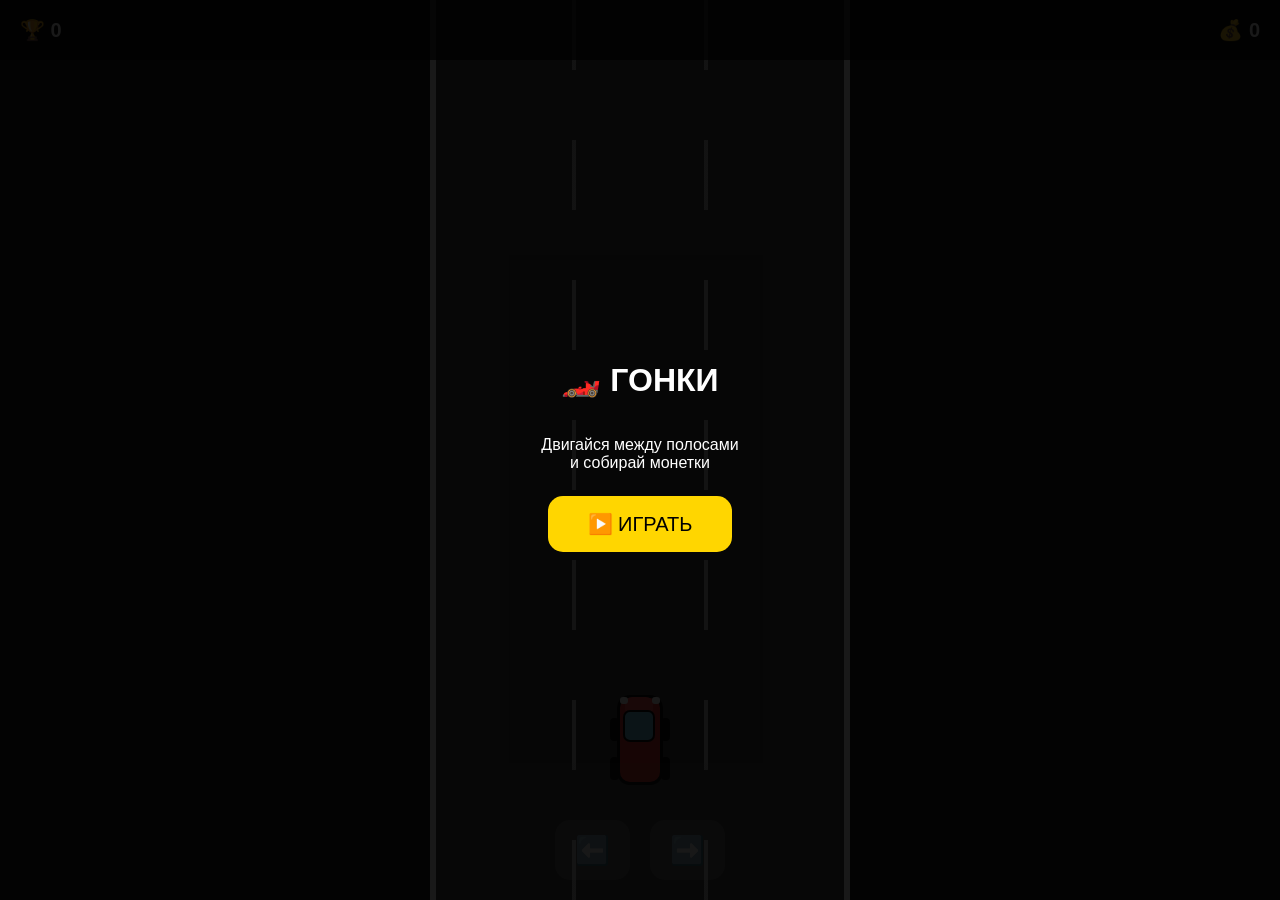
<file: racing.html>
<!DOCTYPE html>
<html lang="ru">
<head>

<meta charset="UTF-8">

<meta name="viewport"
      content="width=device-width, initial-scale=1.0">

<title>Гонки</title>


<style>

/* =========================
   ОСНОВА
========================= */

* {
    box-sizing: border-box;
    user-select: none;
}

body {
    margin: 0;

    width: 100%;
    height: 100vh;

    overflow: hidden;

    background: #111;

    font-family: Arial, sans-serif;
}


/* =========================
   ИГРОВОЕ ПОЛЕ
========================= */

#game {

    position: relative;

    width: 100vw;
    height: 100vh;

    overflow: hidden;

    background: #222;
}


/* =========================
   ДОРОГА
========================= */

#road {

    position: absolute;

    top: 0;
    bottom: 0;

    left: 50%;

    transform: translateX(-50%);

    width: min(420px, 100vw);

    background: #444;

    border-left: 6px solid white;
    border-right: 6px solid white;

    overflow: hidden;
}


/* =========================
   ПОЛОСЫ
========================= */

.lane-line {

    position: absolute;

    top: 0;
    bottom: 0;

    width: 4px;

    background: repeating-linear-gradient(
        to bottom,
        white 0px,
        white 70px,
        transparent 70px,
        transparent 140px
    );

    opacity: 0.65;
}


.lane-left {

    left: 33.333%;

}


.lane-right {

    right: 33.333%;

}


/* =========================
   ВЕРХНЯЯ ПАНЕЛЬ
========================= */

#top {

    position: fixed;

    top: 0;
    left: 0;

    width: 100%;

    height: 60px;

    display: flex;

    justify-content: space-between;

    align-items: center;

    padding: 0 20px;

    color: white;

    font-size: 20px;

    font-weight: bold;

    background: rgba(0,0,0,0.75);

    z-index: 50;

}


/* =========================
   МАШИНА
========================= */

#player {

    position: absolute;

    width: 60px;
    height: 100px;

    bottom: 110px;

    z-index: 20;

    transition: left 0.12s;

}


/* Кузов */

.car {

    position: absolute;

    left: 7px;
    top: 5px;

    width: 46px;
    height: 90px;

    background: #e53935;

    border: 3px solid #111;

    border-radius: 13px;

}


/* Стекло */

.car-window {

    position: absolute;

    left: 13px;
    top: 20px;

    width: 32px;
    height: 32px;

    background: #72c8e8;

    border: 2px solid #111;

    border-radius: 7px;

}


/* Перед машины */

.car-front {

    position: absolute;

    left: 15px;
    top: 7px;

    width: 28px;
    height: 15px;

    background: #ff5555;

    border-radius: 7px 7px 3px 3px;

}


/* Фары */

.light {

    position: absolute;

    top: 7px;

    width: 8px;
    height: 7px;

    background: white;

    border-radius: 3px;

}


.light.left {
    left: 10px;
}


.light.right {
    right: 10px;
}


/* Колёса */

.wheel {

    position: absolute;

    width: 9px;
    height: 23px;

    background: #111;

    border-radius: 4px;

}


.wheel.a {
    left: 0;
    top: 28px;
}


.wheel.b {
    right: 0;
    top: 28px;
}


.wheel.c {
    left: 0;
    bottom: 10px;
}


.wheel.d {
    right: 0;
    bottom: 10px;
}


/* =========================
   ВРАГ
========================= */

.enemy {

    position: absolute;

    width: 60px;
    height: 100px;

    z-index: 15;

}


.enemy-car {

    position: absolute;

    left: 7px;
    top: 5px;

    width: 46px;
    height: 90px;

    background: #2979ff;

    border: 3px solid #111;

    border-radius: 13px;

}


.enemy-window {

    position: absolute;

    left: 13px;
    top: 20px;

    width: 32px;
    height: 32px;

    background: #777;

    border: 2px solid #111;

    border-radius: 7px;

}


/* =========================
   МОНЕТКА
========================= */

.coin {

    position: absolute;

    width: 45px;
    height: 45px;

    display: flex;

    align-items: center;

    justify-content: center;

    font-size: 34px;

    z-index: 10;

}


/* =========================
   КНОПКИ
========================= */

#controls {

    position: fixed;

    bottom: 20px;

    left: 50%;

    transform: translateX(-50%);

    display: flex;

    gap: 20px;

    z-index: 60;

}


.control {

    width: 75px;
    height: 60px;

    border: 0;

    border-radius: 15px;

    background: rgba(255,255,255,0.2);

    color: white;

    font-size: 28px;

}


/* =========================
   ЭКРАНЫ
========================= */

.screen {

    position: fixed;

    inset: 0;

    z-index: 100;

    display: flex;

    flex-direction: column;

    align-items: center;

    justify-content: center;

    text-align: center;

    color: white;

    background: rgba(0,0,0,0.9);

}


#gameOver {

    display: none;

}


.button {

    padding: 16px 40px;

    border: 0;

    border-radius: 15px;

    background: #ffd600;

    font-size: 20px;

    margin: 8px;

}

</style>

</head>


<body>


<!-- =========================
     ВЕРХ
========================= -->

<div id="top">

    <div>
        🏆 <span id="score">0</span>
    </div>

    <div>
        💰 <span id="coins">0</span>
    </div>

</div>


<!-- =========================
     ИГРА
========================= -->

<div id="game">


    <div id="road">

        <div class="lane-line lane-left"></div>

        <div class="lane-line lane-right"></div>

    </div>


    <!-- МАШИНА -->

    <div id="player">

        <div class="car"></div>

        <div class="car-front"></div>

        <div class="car-window"></div>

        <div class="light left"></div>
        <div class="light right"></div>

        <div class="wheel a"></div>
        <div class="wheel b"></div>
        <div class="wheel c"></div>
        <div class="wheel d"></div>

    </div>

</div>


<!-- =========================
     УПРАВЛЕНИЕ
========================= -->

<div id="controls">

    <button class="control"
            onclick="moveLeft()">

        ⬅️

    </button>


    <button class="control"
            onclick="moveRight()">

        ➡️

    </button>

</div>


<!-- =========================
     СТАРТ
========================= -->

<div id="start" class="screen">

    <h1>🏎️ ГОНКИ</h1>

    <p>
        Двигайся между полосами<br>
        и собирай монетки
    </p>

    <button class="button"
            onclick="startGame()">

        ▶️ ИГРАТЬ

    </button>

</div>


<!-- =========================
     GAME OVER
========================= -->

<div id="gameOver"
     class="screen">

    <h1>💥 АВАРИЯ</h1>

    <p>
        Счёт:
        <b id="finalScore">0</b>
    </p>

    <button class="button"
            onclick="restart()">

        🔄 ЗАНОВО

    </button>


    <button class="button"
            onclick="menu()">

        ⬅️ МЕНЮ

    </button>

</div>


<script>


/* =========================
   ПЕРЕМЕННЫЕ
========================= */

const game =
    document.getElementById("game");

const road =
    document.getElementById("road");

const player =
    document.getElementById("player");

const scoreText =
    document.getElementById("score");

const coinsText =
    document.getElementById("coins");


let lane = 1;

let score = 0;

let speed = 6;

let playing = false;

let objects = [];

let spawnTimer;


let coins =
    Number(localStorage.getItem("balance")) || 0;


coinsText.textContent = coins;


/* =========================
   ПОЗИЦИЯ
========================= */

function playerPosition() {

    const roadLeft =
        road.getBoundingClientRect().left;

    const roadWidth =
        road.getBoundingClientRect().width;

    const laneWidth =
        roadWidth / 3;


    const x =
        roadLeft +
        lane * laneWidth +
        laneWidth / 2 -
        30;


    player.style.left = x + "px";

}


playerPosition();


/* =========================
   ДВИЖЕНИЕ
========================= */

function moveLeft() {

    if (!playing) return;

    if (lane > 0) {

        lane--;

        playerPosition();

    }

}


function moveRight() {

    if (!playing) return;

    if (lane < 2) {

        lane++;

        playerPosition();

    }

}


/* Клавиатура */

document.addEventListener(
    "keydown",
    function(e) {

        if (e.key === "ArrowLeft") {
            moveLeft();
        }

        if (e.key === "ArrowRight") {
            moveRight();
        }

    }
);


/* =========================
   ВРАГ
========================= */

function createEnemy() {

    const enemy =
        document.createElement("div");


    enemy.className = "enemy";


    enemy.innerHTML = `
        <div class="enemy-car"></div>
        <div class="enemy-window"></div>
    `;


    const enemyLane =
        Math.floor(Math.random() * 3);


    const roadRect =
        road.getBoundingClientRect();


    const laneWidth =
        roadRect.width / 3;


    const x =
        roadRect.left +
        enemyLane * laneWidth +
        laneWidth / 2 -
        30;


    enemy.style.left = x + "px";

    enemy.style.top = "-110px";


    game.appendChild(enemy);


    objects.push({

        element: enemy,

        lane: enemyLane,

        y: -110,

        type: "enemy"

    });

}


/* =========================
   МОНЕТА
========================= */

function createCoin() {

    const coin =
        document.createElement("div");


    coin.className = "coin";

    coin.textContent = "🪙";


    const coinLane =
        Math.floor(Math.random() * 3);


    const roadRect =
        road.getBoundingClientRect();


    const laneWidth =
        roadRect.width / 3;


    const x =
        roadRect.left +
        coinLane * laneWidth +
        laneWidth / 2 -
        22;


    coin.style.left = x + "px";

    coin.style.top = "-50px";


    game.appendChild(coin);


    objects.push({

        element: coin,

        lane: coinLane,

        y: -50,

        type: "coin"

    });

}


/* =========================
   СТОЛКНОВЕНИЕ
========================= */

function collision(a, b) {

    const A =
        a.getBoundingClientRect();

    const B =
        b.getBoundingClientRect();


    return !(
        A.right < B.left ||
        A.left > B.right ||
        A.bottom < B.top ||
        A.top > B.bottom
    );

}


/* =========================
   ИГРОВОЙ ЦИКЛ
========================= */

function loop() {

    if (!playing) return;


    for (
        let i = objects.length - 1;
        i >= 0;
        i--
    ) {

        const obj = objects[i];


        obj.y += speed;


        obj.element.style.top =
            obj.y + "px";


        /* МОНЕТА */

        if (obj.type === "coin") {

            if (
                collision(
                    player,
                    obj.element
                )
            ) {

                coins++;

                localStorage.setItem(
                    "balance",
                    coins
                );

                coinsText.textContent =
                    coins;


                obj.element.remove();

                objects.splice(i, 1);

                continue;

            }

        }


        /* ВРАГ */

        if (obj.type === "enemy") {

            if (
                collision(
                    player,
                    obj.element
                )
            ) {

                endGame();

                return;

            }

        }


        /* УДАЛЕНИЕ */

        if (
            obj.y >
            window.innerHeight + 150
        ) {

            obj.element.remove();

            objects.splice(i, 1);

        }

    }


    score++;

    scoreText.textContent =
        score;


    speed =
        6 + score / 1200;


    requestAnimationFrame(loop);

}


/* =========================
   СПАВН
========================= */

function spawn() {

    if (!playing) return;


    if (Math.random() < 0.7) {

        createEnemy();

    } else {

        createCoin();

    }


    spawnTimer =
        setTimeout(
            spawn,
            850
        );

}


/* =========================
   СТАРТ
========================= */

function startGame() {

    document.getElementById(
        "start"
    ).style.display = "none";


    document.getElementById(
        "gameOver"
    ).style.display = "none";


    score = 0;

    speed = 6;

    lane = 1;

    playing = true;


    objects.forEach(
        obj => obj.element.remove()
    );


    objects = [];


    scoreText.textContent = 0;

    coinsText.textContent = coins;


    playerPosition();


    spawn();

    requestAnimationFrame(loop);

}


/* =========================
   КОНЕЦ
========================= */

function endGame() {

    playing = false;

    clearTimeout(spawnTimer);


    document.getElementById(
        "finalScore"
    ).textContent = score;


    document.getElementById(
        "gameOver"
    ).style.display = "flex";


    objects.forEach(
        obj => obj.element.remove()
    );


    objects = [];

}


/* =========================
   ЗАНОВО
========================= */

function restart() {

    document.getElementById(
        "gameOver"
    ).style.display = "none";


    startGame();

}


/* =========================
   МЕНЮ
========================= */

function menu() {

    window.location.href =
        "index.html";

}


window.addEventListener(
    "resize",
    playerPosition
);

</script>

</body>
</html>
</file>
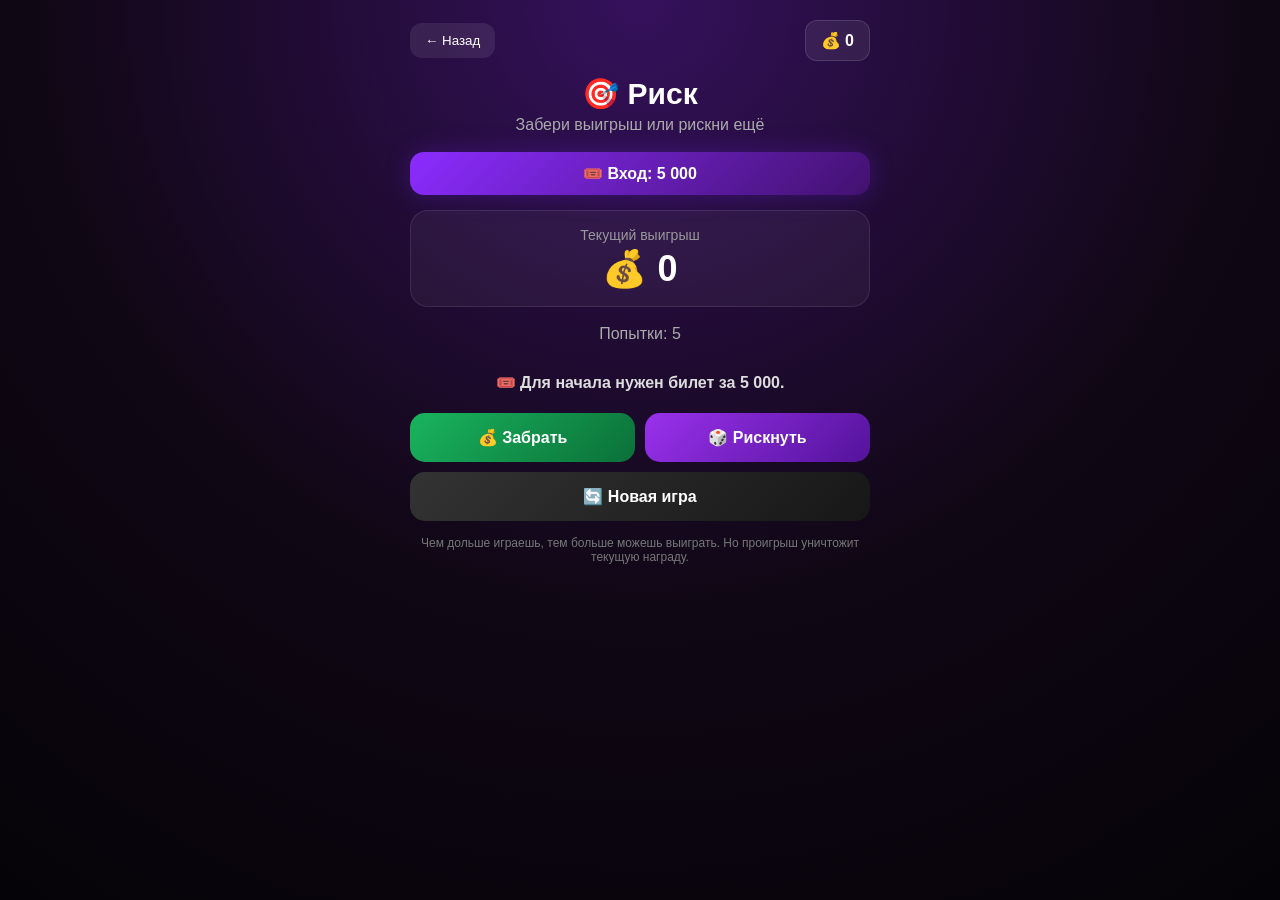
<file: risk.html>
<!DOCTYPE html>
<html lang="ru">

<head>

<meta charset="UTF-8">

<meta
    name="viewport"
    content="width=device-width, initial-scale=1.0"
>

<title>Риск</title>

<style>

* {
    box-sizing: border-box;
}

body {

    margin: 0;

    min-height: 100vh;

    font-family: Arial, sans-serif;

    color: white;

    background:
        radial-gradient(
            circle at top,
            #35115c,
            #100714 55%,
            #050308
        );

    display: flex;

    justify-content: center;

}

.game {

    width: 100%;

    max-width: 500px;

    padding: 20px;

}

.top {

    display: flex;

    justify-content: space-between;

    align-items: center;

    margin-bottom: 15px;

}

.back {

    border: 0;

    background: #ffffff15;

    color: white;

    padding: 10px 15px;

    border-radius: 12px;

    cursor: pointer;

}

.balance {

    background: #ffffff12;

    border: 1px solid #ffffff20;

    padding: 10px 15px;

    border-radius: 12px;

    font-weight: bold;

}

h1 {

    text-align: center;

    margin: 10px 0 5px;

    font-size: 30px;

}

.subtitle {

    text-align: center;

    color: #aaa;

    margin-bottom: 18px;

}

.ticket {

    text-align: center;

    background:
        linear-gradient(
            135deg,
            #8b2cff,
            #42116f
        );

    padding: 12px;

    border-radius: 14px;

    margin-bottom: 15px;

    font-weight: bold;

    box-shadow:
        0 0 25px #7b25ff40;

}

.reward-box {

    text-align: center;

    background: #ffffff0c;

    border: 1px solid #ffffff18;

    border-radius: 18px;

    padding: 16px;

    margin-bottom: 18px;

}

.reward-title {

    color: #999;

    font-size: 14px;

}

.reward {

    font-size: 36px;

    font-weight: bold;

    margin-top: 5px;

}

.attempts {

    text-align: center;

    color: #aaa;

    margin-bottom: 15px;

}

.cards {

    display: grid;

    grid-template-columns: repeat(3, 1fr);

    gap: 10px;

}

.card {

    aspect-ratio: 1;

    border: 1px solid #ffffff20;

    border-radius: 18px;

    background:
        linear-gradient(
            145deg,
            #29103d,
            #120719
        );

    color: white;

    cursor: pointer;

    font-size: 38px;

    transition:
        transform .18s,
        box-shadow .18s,
        background .18s;

    box-shadow:
        0 8px 20px #00000035;

}

.card:hover {

    transform: translateY(-5px) scale(1.03);

    box-shadow:
        0 10px 25px #8e32ff40;

}

.card:active {

    transform: scale(.94);

}

.card.open {

    cursor: default;

    animation: openCard .35s;

}

@keyframes openCard {

    0% {
        transform: rotateY(90deg);
    }

    100% {
        transform: rotateY(0);
    }

}

.good {

    background:
        linear-gradient(
            145deg,
            #145b37,
            #082619
        );

}

.bad {

    background:
        linear-gradient(
            145deg,
            #681923,
            #28080d
        );

}

.big {

    animation:
        pulse .7s infinite alternate;

}

@keyframes pulse {

    from {
        box-shadow:
            0 0 10px #ffd23f40;
    }

    to {
        box-shadow:
            0 0 35px #ffd23f90;
    }

}

.message {

    min-height: 25px;

    text-align: center;

    margin: 15px 0;

    color: #ddd;

    font-weight: bold;

}

.buttons {

    display: grid;

    grid-template-columns: 1fr 1fr;

    gap: 10px;

}

.action {

    border: 0;

    border-radius: 15px;

    padding: 15px;

    color: white;

    font-size: 16px;

    font-weight: bold;

    cursor: pointer;

}

.take {

    background:
        linear-gradient(
            135deg,
            #19b45e,
            #0b7038
        );

}

.risk {

    background:
        linear-gradient(
            135deg,
            #9a31ed,
            #53139a
        );

}

.new {

    width: 100%;

    margin-top: 10px;

    background:
        linear-gradient(
            135deg,
            #333,
            #171717
        );

}

.action:active {

    transform: scale(.97);

}

.info {

    text-align: center;

    color: #777;

    font-size: 12px;

    margin-top: 15px;

}

</style>

</head>

<body>

<div class="game">

    <div class="top">

        <button
            class="back"
            onclick="location.href='index.html'"
        >
            ← Назад
        </button>

        <div class="balance">
            💰 <span id="balance">0</span>
        </div>

    </div>


    <h1>🎯 Риск</h1>

    <div class="subtitle">
        Забери выигрыш или рискни ещё
    </div>


    <div class="ticket">
        🎟️ Вход: 5 000
    </div>


    <div class="reward-box">

        <div class="reward-title">
            Текущий выигрыш
        </div>

        <div class="reward">
            💰 <span id="reward">0</span>
        </div>

    </div>


    <div class="attempts">

        Попытки:
        <span id="attempts">
            5
        </span>

    </div>


    <div
        class="cards"
        id="cards"
    ></div>


    <div
        class="message"
        id="message"
    >
        Выбери карту
    </div>


    <div class="buttons">

        <button
            class="action take"
            onclick="takeReward()"
        >
            💰 Забрать
        </button>

        <button
            class="action risk"
            onclick="startRisk()"
        >
            🎲 Рискнуть
        </button>

    </div>


    <button
        class="action new"
        onclick="newGame()"
    >
        🔄 Новая игра
    </button>


    <div class="info">

        Чем дольше играешь,
        тем больше можешь выиграть.
        Но проигрыш уничтожит текущую награду.

    </div>

</div>


<script>

const TICKET = 5000;

let balance =
    Number(
        localStorage.getItem("balance")
    ) || 0;

let reward = 0;

let attempts = 5;

let gameActive = false;

let selected = false;

let currentCards = [];


const balanceEl =
    document.getElementById("balance");

const rewardEl =
    document.getElementById("reward");

const attemptsEl =
    document.getElementById("attempts");

const cardsEl =
    document.getElementById("cards");

const messageEl =
    document.getElementById("message");


function saveBalance() {

    localStorage.setItem(
        "balance",
        String(balance)
    );

}


function update() {

    balanceEl.textContent =
        balance.toLocaleString("ru-RU");

    rewardEl.textContent =
        reward.toLocaleString("ru-RU");

    attemptsEl.textContent =
        attempts;

}


function random(min, max) {

    return Math.floor(
        Math.random() *
        (max - min + 1)
    ) + min;

}


function createCards() {

    currentCards = [];

    for (
        let i = 0;
        i < 6;
        i++
    ) {

        currentCards.push(
            randomPrize()
        );

    }

}


function randomPrize() {

    const r =
        Math.random();


    if (r < 0.42) {

        return {
            type: "money",
            value: random(1000, 2500)
        };

    }


    if (r < 0.68) {

        return {
            type: "money",
            value: random(2500, 5000)
        };

    }


    if (r < 0.82) {

        return {
            type: "money",
            value: random(5000, 8000)
        };

    }


    if (r < 0.90) {

        return {
            type: "double",
            value: 2
        };

    }


    if (r < 0.95) {

        return {
            type: "half",
            value: 50
        };

    }


    return {
        type: "lose",
        value: 100
    };

}


function drawCards() {

    cardsEl.innerHTML = "";

    selected = false;


    for (
        let i = 0;
        i < 6;
        i++
    ) {

        const button =
            document.createElement("button");

        button.className =
            "card";

        button.textContent =
            "❓";


        button.onclick =
            function() {

                chooseCard(
                    i,
                    button
                );

            };


        cardsEl.appendChild(
            button
        );

    }

}


function startGame() {

    if (balance < TICKET) {

        messageEl.textContent =
            "❌ Нужно 5 000 для входа.";

        return;

    }


    balance -= TICKET;

    saveBalance();

    reward = 0;

    attempts = 5;

    gameActive = true;

    messageEl.textContent =
        "🎯 Игра началась!";


    createCards();

    drawCards();

    update();

}


function chooseCard(index, button) {

    if (!gameActive) {

        return;

    }


    if (selected) {

        return;

    }


    selected = true;

    button.classList.add(
        "open"
    );


    const prize =
        currentCards[index];


    if (prize.type === "money") {

        reward += prize.value;

        button.textContent =
            "💰";

        button.classList.add(
            "good"
        );

        messageEl.textContent =
            "💰 +" +
            prize.value.toLocaleString("ru-RU");

    }


    else if (prize.type === "double") {

        if (reward > 0) {

            reward *= 2;

        }

        else {

            reward = 5000;

        }


        button.textContent =
            "🔥";

        button.classList.add(
            "good",
            "big"
        );

        messageEl.textContent =
            "🔥 x2!";

    }


    else if (prize.type === "half") {

        reward =
            Math.floor(
                reward / 2
            );


        button.textContent =
            "☠️";

        button.classList.add(
            "bad"
        );

        messageEl.textContent =
            "☠️ Потеряно 50%!";

    }


    else if (prize.type === "lose") {

        reward = 0;

        button.textContent =
            "💀";

        button.classList.add(
            "bad",
            "big"
        );

        messageEl.textContent =
            "💀 ВСЁ СГОРЕЛО!";

    }


    attempts--;

    update();

}


function startRisk() {

    if (!gameActive) {

        messageEl.textContent =
            "Сначала начни игру.";

        return;

    }


    if (!selected) {

        messageEl.textContent =
            "Сначала выбери карту.";

        return;

    }


    if (attempts <= 0) {

        messageEl.textContent =
            "❌ Попытки закончились.";

        return;

    }


    createCards();

    drawCards();

    messageEl.textContent =
        "🎲 Новый раунд! Рискни ещё раз.";

}


function takeReward() {

    if (!gameActive) {

        messageEl.textContent =
            "Нет активной игры.";

        return;

    }


    if (reward <= 0) {

        messageEl.textContent =
            "😢 Тебе нечего забирать.";

        return;

    }


    balance += reward;

    saveBalance();


    messageEl.textContent =
        "💰 Забрано " +
        reward.toLocaleString("ru-RU") +
        "!";


    reward = 0;

    gameActive = false;

    selected = false;

    update();

}


function newGame() {

    if (gameActive && reward > 0) {

        const answer =
            confirm(
                "Текущий выигрыш " +
                reward.toLocaleString("ru-RU") +
                " будет потерян. Начать новую игру?"
            );


        if (!answer) {

            return;

        }

    }


    startGame();

}


update();


if (balance >= TICKET) {

    startGame();

}

else {

    messageEl.textContent =
        "🎟️ Для начала нужен билет за 5 000.";

}

</script>

</body>

</html>
</file>
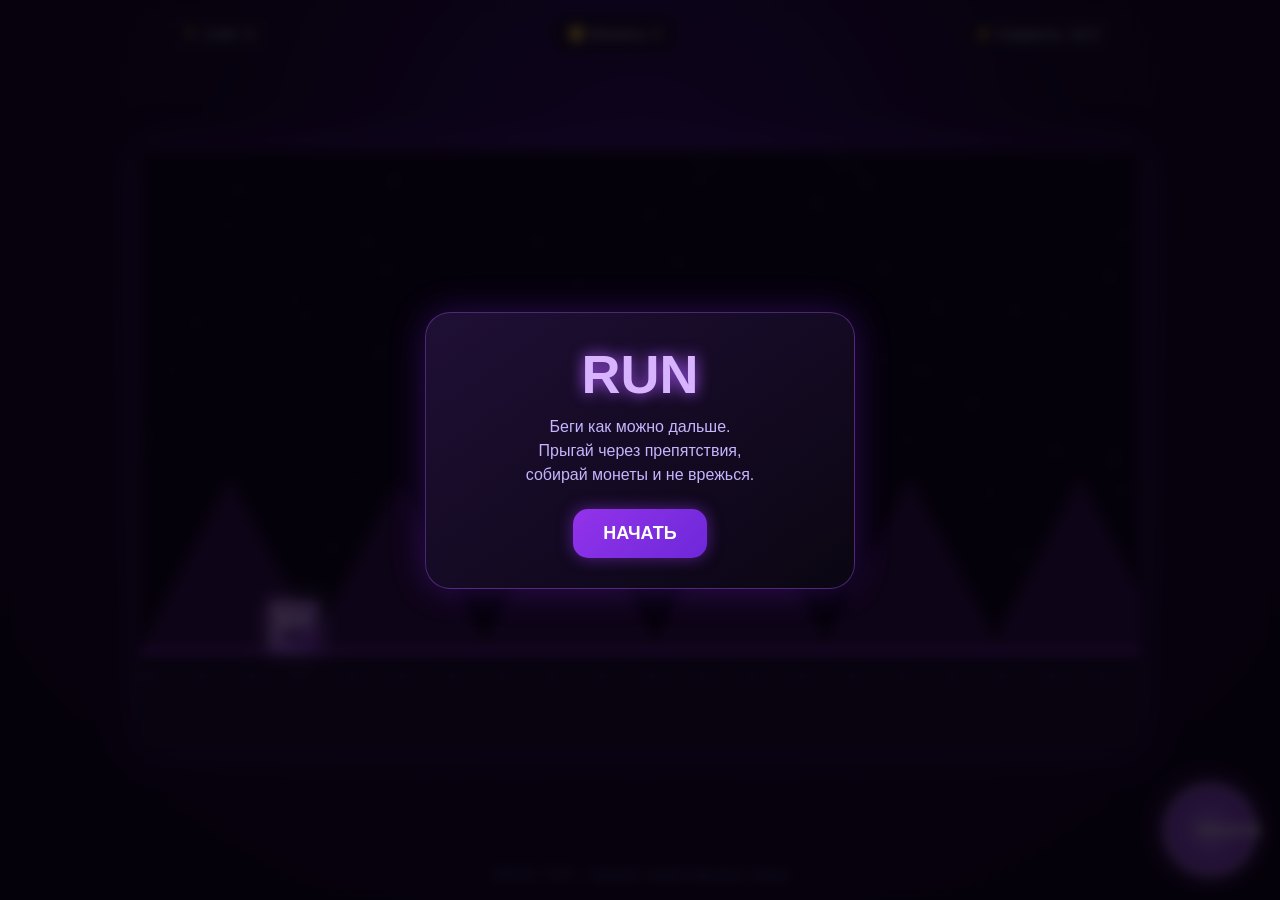
<file: run.html>
<!DOCTYPE html>
<html lang="ru">
<head>
<meta charset="UTF-8">
<meta name="viewport" content="width=device-width, initial-scale=1.0">
<title>RUN</title>

<style>
* {
    box-sizing: border-box;
    margin: 0;
    padding: 0;
}

body {
    background:
        radial-gradient(circle at 50% 20%, #35106b, #120522 45%, #05020b);
    color: white;
    font-family: Arial, sans-serif;
    overflow: hidden;
    user-select: none;
}

#game {
    width: 100%;
    height: 100vh;
    display: flex;
    justify-content: center;
    align-items: center;
}

canvas {
    width: 100%;
    max-width: 1000px;
    height: auto;
    max-height: 100vh;
    background: #080310;
    box-shadow: 0 0 40px #8b2cff55;
}

#ui {
    position: fixed;
    top: 15px;
    left: 50%;
    transform: translateX(-50%);
    width: min(94%, 950px);
    display: flex;
    justify-content: space-between;
    z-index: 5;
    pointer-events: none;
}

.stat {
    background: #120b20dd;
    border: 1px solid #a855f755;
    border-radius: 14px;
    padding: 9px 15px;
    font-size: 15px;
}

#startScreen,
#gameOver {
    position: fixed;
    inset: 0;
    display: flex;
    justify-content: center;
    align-items: center;
    z-index: 10;
    background: #05020bcc;
    backdrop-filter: blur(6px);
}

.panel {
    width: min(90%, 430px);
    padding: 30px;
    text-align: center;
    border-radius: 25px;
    background: linear-gradient(145deg, #211039ee, #0b0613ee);
    border: 1px solid #a855f766;
    box-shadow: 0 0 35px #8b2cff44;
}

.panel h1 {
    font-size: 54px;
    margin-bottom: 10px;
    color: #d8b4fe;
    text-shadow: 0 0 15px #a855f7;
}

.panel p {
    color: #c4b5fd;
    margin-bottom: 22px;
    line-height: 1.5;
}

button {
    border: none;
    border-radius: 15px;
    padding: 14px 30px;
    color: white;
    font-size: 18px;
    font-weight: bold;
    cursor: pointer;
    background: linear-gradient(135deg, #9333ea, #6d28d9);
    box-shadow: 0 0 15px #9333ea88;
}

button:active {
    transform: scale(.94);
}

.hidden {
    display: none !important;
}

#jumpButton {
    position: fixed;
    bottom: 25px;
    right: 25px;
    z-index: 8;
    width: 90px;
    height: 90px;
    border-radius: 50%;
    font-size: 14px;
    background: radial-gradient(circle, #c084fc, #7e22ce);
    border: 2px solid #e9d5ff;
    box-shadow: 0 0 20px #a855f7;
}

#hint {
    position: fixed;
    bottom: 18px;
    left: 50%;
    transform: translateX(-50%);
    color: #a78bfa;
    font-size: 13px;
    opacity: .7;
}

@media(max-width:600px) {
    .stat {
        font-size: 12px;
        padding: 7px 9px;
    }

    #jumpButton {
        width: 76px;
        height: 76px;
        right: 15px;
        bottom: 15px;
    }
}
</style>
</head>

<body>

<div id="game">
    <canvas id="canvas" width="1000" height="600"></canvas>
</div>

<div id="ui">
    <div class="stat">🏃 Счёт: <span id="score">0</span></div>
    <div class="stat">🪙 Монеты: <span id="coins">0</span></div>
    <div class="stat">⚡ Скорость: <span id="speed">10.0</span></div>
</div>

<button id="jumpButton">ПРЫЖОК</button>

<div id="hint">
    SPACE / ТАП — прыжок • можно прыгнуть 2 раза
</div>

<div id="startScreen">
    <div class="panel">
        <h1>RUN</h1>
        <p>
            Беги как можно дальше.<br>
            Прыгай через препятствия,<br>
            собирай монеты и не врежься.
        </p>
        <button id="startButton">НАЧАТЬ</button>
    </div>
</div>

<div id="gameOver" class="hidden">
    <div class="panel">
        <h1>💥</h1>

        <p>
            Ты врезался!<br><br>
            Счёт: <b id="finalScore">0</b><br>
            Монеты: <b id="finalCoins">0</b>
        </p>

        <button id="restartButton">ЕЩЁ РАЗ</button>
    </div>
</div>

<script>

const canvas = document.getElementById("canvas");
const ctx = canvas.getContext("2d");

const scoreText = document.getElementById("score");
const coinsText = document.getElementById("coins");
const speedText = document.getElementById("speed");

const startScreen = document.getElementById("startScreen");
const gameOverScreen = document.getElementById("gameOver");

const finalScore = document.getElementById("finalScore");
const finalCoins = document.getElementById("finalCoins");

const startButton = document.getElementById("startButton");
const restartButton = document.getElementById("restartButton");
const jumpButton = document.getElementById("jumpButton");

const W = canvas.width;
const H = canvas.height;
const groundY = 500;


/* =========================
   ЗВУК
========================= */

let audioCtx = null;

function initAudio() {

    if (!audioCtx) {
        audioCtx = new (
            window.AudioContext ||
            window.webkitAudioContext
        )();
    }

    if (audioCtx.state === "suspended") {
        audioCtx.resume();
    }
}

function playTone(
    frequency,
    duration,
    type = "square",
    volume = 0.08,
    endFrequency = null
) {

    initAudio();

    const oscillator = audioCtx.createOscillator();
    const gain = audioCtx.createGain();

    oscillator.type = type;

    oscillator.frequency.setValueAtTime(
        frequency,
        audioCtx.currentTime
    );

    if (endFrequency !== null) {

        oscillator.frequency.linearRampToValueAtTime(
            endFrequency,
            audioCtx.currentTime + duration
        );
    }

    gain.gain.setValueAtTime(
        volume,
        audioCtx.currentTime
    );

    gain.gain.exponentialRampToValueAtTime(
        0.001,
        audioCtx.currentTime + duration
    );

    oscillator.connect(gain);
    gain.connect(audioCtx.destination);

    oscillator.start();

    oscillator.stop(
        audioCtx.currentTime + duration
    );
}

function jumpSound(firstJump) {

    if (firstJump) {

        playTone(
            420,
            0.12,
            "square",
            0.07,
            650
        );

    } else {

        playTone(
            700,
            0.14,
            "triangle",
            0.08,
            1100
        );
    }
}

function coinSound() {

    playTone(
        900,
        0.07,
        "sine",
        0.09,
        1300
    );

    setTimeout(() => {

        playTone(
            1300,
            0.08,
            "sine",
            0.07,
            1600
        );

    }, 50);
}

function deathSound() {

    playTone(
        180,
        0.25,
        "sawtooth",
        0.12,
        60
    );

    setTimeout(() => {

        playTone(
            80,
            0.35,
            "square",
            0.08,
            40
        );

    }, 100);
}

function buttonSound() {

    playTone(
        500,
        0.06,
        "square",
        0.05,
        700
    );
}


/* =========================
   ИГРОК
========================= */

const player = {

    x: 130,
    y: groundY - 48,

    width: 48,
    height: 48,

    velocityY: 0,

    gravity: 0.9,
    jumpPower: -17,

    grounded: true,

    jumps: 0,
    maxJumps: 2,

    rotation: 0
};


/* =========================
   СОСТОЯНИЕ
========================= */

let gameStarted = false;
let gameOver = false;

let score = 0;
let coins = 0;

let speed = 10;

let frame = 0;

let obstacleTimer = 0;
let coinTimer = 0;

let shake = 0;

let obstacles = [];
let coinsList = [];
let particles = [];
let stars = [];


/* =========================
   ЗВЁЗДЫ
========================= */

for (let i = 0; i < 100; i++) {

    stars.push({

        x: Math.random() * W,

        y: Math.random() * 430,

        size: Math.random() * 2 + 1,

        speed: Math.random() * 0.5 + 0.2
    });
}


/* =========================
   СТАРТ
========================= */

function startGame() {

    initAudio();

    buttonSound();

    startScreen.classList.add("hidden");

    resetGame();

    gameStarted = true;
    gameOver = false;

    requestAnimationFrame(loop);
}

function restartGame() {

    initAudio();

    buttonSound();

    gameOverScreen.classList.add("hidden");

    resetGame();

    gameStarted = true;
    gameOver = false;

    requestAnimationFrame(loop);
}


/* =========================
   СБРОС
========================= */

function resetGame() {

    score = 0;
    coins = 0;

    speed = 10;

    frame = 0;

    obstacleTimer = 0;
    coinTimer = 80;

    shake = 0;

    obstacles = [];
    coinsList = [];
    particles = [];

    player.x = 130;
    player.y = groundY - player.height;

    player.velocityY = 0;

    player.grounded = true;

    player.jumps = 0;

    player.rotation = 0;

    scoreText.textContent = "0";
    coinsText.textContent = "0";
    speedText.textContent = "10.0";
}


/* =========================
   ПРЫЖОК
========================= */

function jump() {

    initAudio();

    if (!gameStarted) return;

    if (gameOver) {

        restartGame();

        return;
    }

    if (player.jumps < player.maxJumps) {

        const firstJump =
            player.jumps === 0;

        player.velocityY =
            player.jumpPower;

        player.grounded = false;

        player.jumps++;

        jumpSound(firstJump);

        createJumpParticles();
    }
}


/* =========================
   УПРАВЛЕНИЕ
========================= */

document.addEventListener(
    "keydown",
    function(e) {

        if (e.code === "Space") {

            e.preventDefault();

            jump();
        }
    }
);

canvas.addEventListener(
    "pointerdown",
    function() {

        jump();
    }
);

jumpButton.addEventListener(
    "pointerdown",
    function(e) {

        e.preventDefault();

        jump();
    }
);

startButton.addEventListener(
    "click",
    startGame
);

restartButton.addEventListener(
    "click",
    restartGame
);


/* =========================
   ЧАСТИЦЫ
========================= */

function createJumpParticles() {

    for (let i = 0; i < 8; i++) {

        particles.push({

            x: player.x + 20,

            y: player.y + player.height,

            vx: -Math.random() * 3,

            vy: Math.random() * 2,

            size: Math.random() * 5 + 2,

            life: 30
        });
    }
}

function createCoinParticles(x, y) {

    for (let i = 0; i < 12; i++) {

        particles.push({

            x: x,

            y: y,

            vx: (Math.random() - 0.5) * 6,

            vy: (Math.random() - 0.5) * 6,

            size: Math.random() * 5 + 2,

            life: 30
        });
    }
}

function createExplosion() {

    for (let i = 0; i < 40; i++) {

        const angle =
            Math.random() * Math.PI * 2;

        const power =
            Math.random() * 8 + 2;

        particles.push({

            x:
                player.x +
                player.width / 2,

            y:
                player.y +
                player.height / 2,

            vx:
                Math.cos(angle) * power,

            vy:
                Math.sin(angle) * power,

            size:
                Math.random() * 8 + 3,

            life: 45
        });
    }
}


/* =========================
   ПРЕПЯТСТВИЯ
========================= */

function spawnObstacle() {

    const type = Math.random();

    if (type < 0.25) {

        obstacles.push({

            type: "spike",

            x: W + 40,

            y: groundY - 45,

            width: 45,

            height: 45
        });

    }

    else if (type < 0.43) {

        obstacles.push({

            type: "double",

            x: W + 40,

            y: groundY - 45,

            width: 95,

            height: 45
        });

    }

    else if (type < 0.58) {

        obstacles.push({

            type: "block",

            x: W + 40,

            y: groundY - 70,

            width: 55,

            height: 70
        });

    }

    else if (type < 0.70) {

        obstacles.push({

            type: "high",

            x: W + 40,

            y: groundY - 105,

            width: 55,

            height: 105
        });

    }

    else if (type < 0.84) {

        obstacles.push({

            type: "triple",

            x: W + 40,

            y: groundY - 45,

            width: 145,

            height: 45
        });

    }

    else {

        obstacles.push({

            type: "combo",

            x: W + 40,

            y: groundY - 105,

            width: 210,

            height: 105
        });
    }
}


/* =========================
   МОНЕТЫ
========================= */

function spawnCoins() {

    const pattern =
        Math.floor(Math.random() * 4);

    if (pattern === 0) {

        for (let i = 0; i < 5; i++) {

            coinsList.push({

                x: W + 50 + i * 45,

                y: groundY - 90,

                radius: 11
            });
        }
    }

    else if (pattern === 1) {

        for (let i = 0; i < 6; i++) {

            coinsList.push({

                x: W + 50 + i * 42,

                y:
                    groundY -
                    100 -
                    Math.sin(
                        i / 5 * Math.PI
                    ) * 100,

                radius: 11
            });
        }
    }

    else if (pattern === 2) {

        for (let i = 0; i < 6; i++) {

            coinsList.push({

                x: W + 50 + i * 45,

                y: groundY - 170,

                radius: 11
            });
        }
    }

    else {

        for (let i = 0; i < 5; i++) {

            coinsList.push({

                x: W + 50 + i * 45,

                y:
                    groundY -
                    100 -
                    i * 25,

                radius: 11
            });
        }
    }
}


/* =========================
   UPDATE
========================= */

function update() {

    frame++;

    score += Math.max(
        1,
        Math.floor(speed / 8)
    );

    scoreText.textContent = score;


    /* ускорение */

    if (frame % 300 === 0) {

        speed += 1;

        if (speed > 25) {
            speed = 25;
        }
    }

    speedText.textContent =
        speed.toFixed(1);


    /* физика */

    player.velocityY +=
        player.gravity;

    player.y +=
        player.velocityY;


    if (
        player.y >=
        groundY - player.height
    ) {

        player.y =
            groundY - player.height;

        player.velocityY = 0;

        player.grounded = true;

        player.jumps = 0;

        player.rotation = 0;

    } else {

        player.grounded = false;

        player.rotation += 0.14;
    }


    /* препятствия */

    obstacleTimer--;

    if (obstacleTimer <= 0) {

        spawnObstacle();

        const minimum =
            Math.max(
                32,
                75 - speed * 2
            );

        obstacleTimer =
            Math.floor(
                minimum +
                Math.random() * 45
            );
    }


    /* монеты */

    coinTimer--;

    if (coinTimer <= 0) {

        spawnCoins();

        coinTimer =
            Math.floor(
                90 +
                Math.random() * 90
            );
    }


    /* движение препятствий */

    for (
        let i = obstacles.length - 1;
        i >= 0;
        i--
    ) {

        const obstacle =
            obstacles[i];

        obstacle.x -= speed;

        if (
            obstacle.x +
            obstacle.width < 0
        ) {

            obstacles.splice(i, 1);

            continue;
        }

        if (
            checkObstacleCollision(
                obstacle
            )
        ) {

            endGame();

            return;
        }
    }


    /* движение монет */

    for (
        let i = coinsList.length - 1;
        i >= 0;
        i--
    ) {

        const coin =
            coinsList[i];

        coin.x -= speed;

        if (coin.x < -30) {

            coinsList.splice(i, 1);

            continue;
        }

        if (
            checkCoinCollision(coin)
        ) {

            coins++;

            coinsText.textContent =
                coins;

            coinSound();

            createCoinParticles(
                coin.x,
                coin.y
            );

            coinsList.splice(i, 1);
        }
    }


    updateParticles();


    if (shake > 0) {

        shake *= 0.88;

        if (shake < 0.5) {
            shake = 0;
        }
    }
}


/* =========================
   КОЛЛИЗИИ
========================= */

function rectCollision(
    ax,
    ay,
    aw,
    ah,
    bx,
    by,
    bw,
    bh
) {

    return (
        ax < bx + bw &&
        ax + aw > bx &&
        ay < by + bh &&
        ay + ah > by
    );
}

function checkObstacleCollision(
    obstacle
) {

    const px =
        player.x + 8;

    const py =
        player.y + 7;

    const pw =
        player.width - 16;

    const ph =
        player.height - 10;


    if (
        obstacle.type === "spike" ||
        obstacle.type === "double" ||
        obstacle.type === "triple"
    ) {

        return rectCollision(
            px,
            py,
            pw,
            ph,
            obstacle.x + 8,
            obstacle.y + 8,
            obstacle.width - 16,
            obstacle.height - 8
        );
    }


    if (
        obstacle.type === "block" ||
        obstacle.type === "high"
    ) {

        return rectCollision(
            px,
            py,
            pw,
            ph,
            obstacle.x,
            obstacle.y,
            obstacle.width,
            obstacle.height
        );
    }


    if (obstacle.type === "combo") {

        return (
            rectCollision(
                px,
                py,
                pw,
                ph,
                obstacle.x,
                obstacle.y,
                55,
                105
            ) ||

            rectCollision(
                px,
                py,
                pw,
                ph,
                obstacle.x + 75,
                groundY - 45,
                135,
                45
            )
        );
    }

    return false;
}

function checkCoinCollision(coin) {

    const centerX =
        player.x +
        player.width / 2;

    const centerY =
        player.y +
        player.height / 2;

    const distance =
        Math.hypot(
            centerX - coin.x,
            centerY - coin.y
        );

    return distance < 32;
}


/* =========================
   ЧАСТИЦЫ
========================= */

function updateParticles() {

    for (
        let i = particles.length - 1;
        i >= 0;
        i--
    ) {

        const p =
            particles[i];

        p.x += p.vx;

        p.y += p.vy;

        p.vy += 0.12;

        p.life--;

        if (p.life <= 0) {

            particles.splice(i, 1);
        }
    }
}


/* =========================
   DRAW
========================= */

function draw() {

    ctx.save();

    if (shake > 0) {

        ctx.translate(
            (Math.random() - 0.5) * shake,
            (Math.random() - 0.5) * shake
        );
    }

    ctx.clearRect(
        0,
        0,
        W,
        H
    );

    drawBackground();

    drawGround();

    drawCoins();

    drawObstacles();

    drawPlayer();

    drawParticles();

    ctx.restore();
}


/* =========================
   ФОН
========================= */

function drawBackground() {

    for (const star of stars) {

        star.x -= star.speed;

        if (star.x < 0) {
            star.x = W;
        }

        ctx.globalAlpha = 0.4;

        ctx.fillStyle = "#ffffff";

        ctx.fillRect(
            star.x,
            star.y,
            star.size,
            star.size
        );
    }

    ctx.globalAlpha = 1;


    for (let i = 0; i < 8; i++) {

        const x =
            (
                i * 170 -
                frame * speed * 0.15
            ) %
            (W + 200);

        ctx.fillStyle =
            "#32104d";

        ctx.beginPath();

        ctx.moveTo(
            x,
            groundY
        );

        ctx.lineTo(
            x + 90,
            330
        );

        ctx.lineTo(
            x + 180,
            groundY
        );

        ctx.closePath();

        ctx.fill();
    }
}


/* =========================
   ЗЕМЛЯ
========================= */

function drawGround() {

    ctx.fillStyle =
        "#160b25";

    ctx.fillRect(
        0,
        groundY,
        W,
        H - groundY
    );

    ctx.fillStyle =
        "#9333ea";

    ctx.fillRect(
        0,
        groundY,
        W,
        4
    );

    ctx.globalAlpha = 0.25;

    for (
        let x = 0;
        x < W;
        x += 50
    ) {

        const offset =
            (
                frame *
                speed *
                0.8
            ) % 50;

        ctx.fillStyle =
            "#a855f7";

        ctx.fillRect(
            x - offset,
            groundY + 25,
            25,
            3
        );
    }

    ctx.globalAlpha = 1;
}


/* =========================
   ИГРОК
========================= */

function drawPlayer() {

    const cx =
        player.x +
        player.width / 2;

    const cy =
        player.y +
        player.height / 2;

    ctx.save();

    ctx.translate(
        cx,
        cy
    );

    ctx.rotate(
        player.rotation
    );

    ctx.shadowBlur = 20;

    ctx.shadowColor =
        "#c084fc";

    const gradient =
        ctx.createLinearGradient(
            -24,
            -24,
            24,
            24
        );

    gradient.addColorStop(
        0,
        "#f0abfc"
    );

    gradient.addColorStop(
        0.5,
        "#c084fc"
    );

    gradient.addColorStop(
        1,
        "#7e22ce"
    );

    ctx.fillStyle =
        gradient;

    ctx.fillRect(
        -24,
        -24,
        48,
        48
    );

    ctx.shadowBlur = 0;

    ctx.fillStyle =
        "#ffffff";

    ctx.fillRect(
        -12,
        -10,
        8,
        8
    );

    ctx.fillRect(
        5,
        -10,
        8,
        8
    );

    ctx.fillStyle =
        "#581c87";

    ctx.fillRect(
        -11,
        7,
        22,
        5
    );

    ctx.restore();
}


/* =========================
   ПРЕПЯТСТВИЯ
========================= */

function drawObstacles() {

    for (const obstacle of obstacles) {

        if (
            obstacle.type === "spike" ||
            obstacle.type === "double" ||
            obstacle.type === "triple"
        ) {

            const count =
                obstacle.type === "spike"
                    ? 1
                    : obstacle.type === "double"
                        ? 2
                        : 3;

            const width =
                obstacle.width / count;

            for (
                let i = 0;
                i < count;
                i++
            ) {

                drawSpike(
                    obstacle.x +
                    i * width,

                    obstacle.y,

                    width,

                    obstacle.height
                );
            }
        }

        else if (
            obstacle.type === "block" ||
            obstacle.type === "high"
        ) {

            drawBlock(
                obstacle.x,
                obstacle.y,
                obstacle.width,
                obstacle.height
            );
        }

        else {

            drawBlock(
                obstacle.x,
                obstacle.y,
                55,
                105
            );

            drawSpike(
                obstacle.x + 75,
                groundY - 45,
                135,
                45
            );
        }
    }
}

function drawSpike(
    x,
    y,
    width,
    height
) {

    ctx.save();

    ctx.shadowBlur = 15;

    ctx.shadowColor =
        "#ef4444";

    const gradient =
        ctx.createLinearGradient(
            x,
            y,
            x,
            y + height
        );

    gradient.addColorStop(
        0,
        "#fb7185"
    );

    gradient.addColorStop(
        1,
        "#991b1b"
    );

    ctx.fillStyle =
        gradient;

    ctx.beginPath();

    ctx.moveTo(
        x,
        y + height
    );

    ctx.lineTo(
        x + width / 2,
        y
    );

    ctx.lineTo(
        x + width,
        y + height
    );

    ctx.closePath();

    ctx.fill();

    ctx.restore();
}

function drawBlock(
    x,
    y,
    width,
    height
) {

    ctx.save();

    ctx.shadowBlur = 15;

    ctx.shadowColor =
        "#f97316";

    const gradient =
        ctx.createLinearGradient(
            x,
            y,
            x + width,
            y + height
        );

    gradient.addColorStop(
        0,
        "#fb923c"
    );

    gradient.addColorStop(
        1,
        "#9a3412"
    );

    ctx.fillStyle =
        gradient;

    ctx.fillRect(
        x,
        y,
        width,
        height
    );

    ctx.strokeStyle =
        "#fed7aa";

    ctx.lineWidth = 2;

    ctx.strokeRect(
        x,
        y,
        width,
        height
    );

    ctx.restore();
}


/* =========================
   МОНЕТЫ
========================= */

function drawCoins() {

    for (const coin of coinsList) {

        ctx.save();

        ctx.translate(
            coin.x,
            coin.y
        );

        ctx.rotate(
            frame * 0.05
        );

        ctx.shadowBlur = 18;

        ctx.shadowColor =
            "#facc15";

        ctx.fillStyle =
            "#facc15";

        ctx.beginPath();

        ctx.arc(
            0,
            0,
            coin.radius,
            0,
            Math.PI * 2
        );

        ctx.fill();

        ctx.fillStyle =
            "#fff7ed";

        ctx.font =
            "bold 12px Arial";

        ctx.textAlign =
            "center";

        ctx.textBaseline =
            "middle";

        ctx.fillText(
            "$",
            0,
            1
        );

        ctx.restore();
    }
}


/* =========================
   ЧАСТИЦЫ
========================= */

function drawParticles() {

    for (const p of particles) {

        ctx.globalAlpha =
            Math.max(
                0,
                p.life / 45
            );

        ctx.fillStyle =
            "#c084fc";

        ctx.beginPath();

        ctx.arc(
            p.x,
            p.y,
            p.size,
            0,
            Math.PI * 2
        );

        ctx.fill();
    }

    ctx.globalAlpha = 1;
}


/* =========================
   СМЕРТЬ
========================= */

function endGame() {

    gameOver = true;

    gameStarted = false;

    deathSound();

    shake = 20;

    createExplosion();

    finalScore.textContent =
        score;

    finalCoins.textContent =
        coins;

    gameOverScreen.classList.remove(
        "hidden"
    );
}


/* =========================
   LOOP
========================= */

function loop() {

    if (!gameStarted) {

        draw();

        return;
    }

    update();

    draw();

    if (!gameOver) {

        requestAnimationFrame(
            loop
        );
    }
}


/* =========================
   ЗАПУСК
========================= */

draw();

</script>

</body>
</html>
</file>
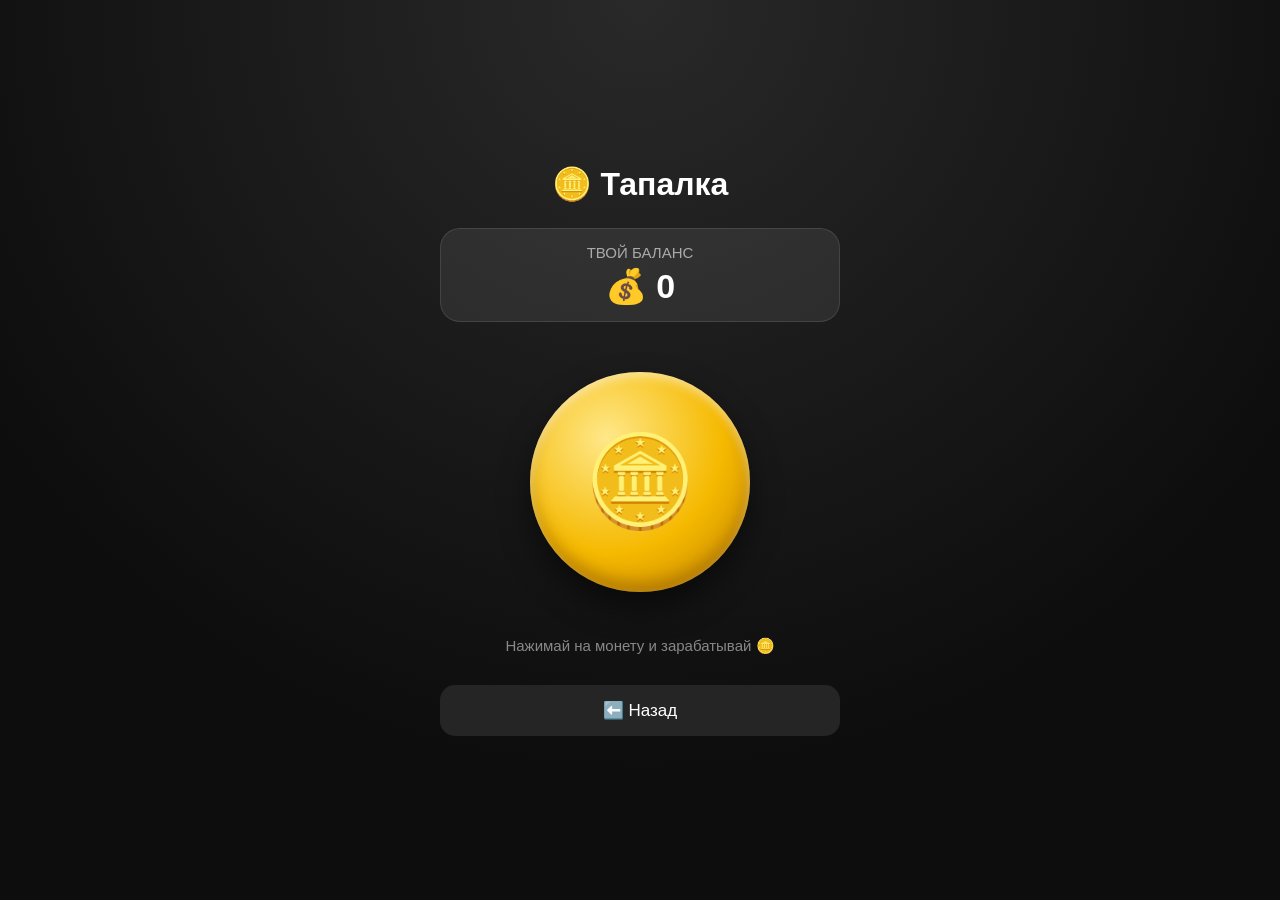
<file: tapper.html>
<!DOCTYPE html>
<html lang="ru">

<head>
    <meta charset="UTF-8">
    <meta name="viewport" content="width=device-width, initial-scale=1.0">

    <title>Тапалка</title>

    <style>

        * {
            box-sizing: border-box;
        }

        body {
            margin: 0;
            min-height: 100vh;

            font-family: Arial, sans-serif;

            background:
                radial-gradient(circle at top, #292929, #0d0d0d 70%);

            color: white;

            display: flex;
            justify-content: center;
            align-items: center;
        }


        .game {
            width: 100%;
            max-width: 450px;

            text-align: center;

            padding: 25px;
        }


        /* Заголовок */

        h1 {
            margin: 0 0 25px;

            font-size: 32px;
        }


        /* Баланс */

        .balance-box {
            background: rgba(255, 255, 255, 0.08);

            border: 1px solid rgba(255, 255, 255, 0.1);

            border-radius: 20px;

            padding: 15px;

            margin-bottom: 50px;
        }


        .balance-title {
            font-size: 15px;
            color: #aaa;

            margin-bottom: 5px;
        }


        .balance {
            font-size: 34px;
            font-weight: bold;
        }


        /* Монета */

        .coin-area {
            position: relative;

            display: flex;
            justify-content: center;
            align-items: center;

            margin-bottom: 45px;
        }


        #tapButton {
            width: 220px;
            height: 220px;

            border-radius: 50%;

            border: none;

            background:
                radial-gradient(circle at 35% 30%, #ffe88a, #f5b900 55%, #bd7e00);

            box-shadow:
                0 15px 30px rgba(0, 0, 0, 0.5),
                inset 0 5px 10px rgba(255, 255, 255, 0.5),
                inset 0 -10px 15px rgba(120, 70, 0, 0.4);

            font-size: 90px;

            cursor: pointer;

            transition: transform 0.08s;
        }


        /* Эффект нажатия */

        #tapButton:active {
            transform: scale(0.90);
        }


        /* +1 */

        .plus-one {
            position: absolute;

            pointer-events: none;

            font-size: 28px;
            font-weight: bold;

            animation: plusOne 0.8s ease-out forwards;
        }


        @keyframes plusOne {

            0% {
                opacity: 1;
                transform: translateY(0) scale(1);
            }

            100% {
                opacity: 0;
                transform: translateY(-100px) scale(1.4);
            }

        }


        /* Подсказка */

        .hint {
            color: #888;

            font-size: 15px;

            margin-bottom: 30px;
        }


        /* Кнопка назад */

        .back {
            width: 100%;

            padding: 15px;

            border: none;

            border-radius: 15px;

            background: #252525;

            color: white;

            font-size: 17px;

            cursor: pointer;
        }


        .back:active {
            transform: scale(0.97);
        }

    </style>
</head>


<body>


<div class="game">

    <h1>🪙 Тапалка</h1>


    <div class="balance-box">

        <div class="balance-title">
            ТВОЙ БАЛАНС
        </div>

        <div class="balance">
            💰 <span id="coins">0</span>
        </div>

    </div>


    <div class="coin-area">

        <button id="tapButton">
            🪙
        </button>

    </div>


    <div class="hint">
        Нажимай на монету и зарабатывай 🪙
    </div>


    <button class="back" onclick="goBack()">
        ⬅️ Назад
    </button>

</div>


<script>

    // Получаем сохранённый баланс
    let coins = Number(localStorage.getItem("balance")) || 0;


    // Показываем баланс
    const coinsElement = document.getElementById("coins");

    coinsElement.textContent = coins;


    // Кнопка монеты
    const tapButton = document.getElementById("tapButton");


    tapButton.addEventListener("click", function(event) {

        // Добавляем монету
        coins += 1;


        // Сохраняем
        localStorage.setItem("balance", coins);


        // Обновляем баланс
        coinsElement.textContent = coins;


        // Создаём +1
        const plus = document.createElement("div");

        plus.className = "plus-one";

        plus.textContent = "+1 🪙";


        // Ставим около места нажатия
        plus.style.left = event.offsetX + "px";
        plus.style.top = event.offsetY + "px";


        document.querySelector(".coin-area").appendChild(plus);


        // Удаляем после анимации
        setTimeout(() => {
            plus.remove();
        }, 800);

    });


    // Назад
    function goBack() {

        window.location.href = "index.html";

    }

</script>


</body>
</html>
</file>
<file: style.css>
* {
    box-sizing: border-box;
}

body {
    margin: 0;
    font-family: Arial, sans-serif;
    background: #111;
    color: white;
}

.app {
    max-width: 500px;
    margin: auto;
    padding: 25px 15px;
    text-align: center;
}

h1 {
    margin-bottom: 15px;
}

.balance {
    background: #222;
    border-radius: 15px;
    padding: 15px;
    font-size: 24px;
    margin-bottom: 25px;
}

.games {
    display: flex;
    flex-direction: column;
    gap: 12px;
}

.game-button {
    width: 100%;
    padding: 20px;
    border: none;
    border-radius: 15px;

    background: #222;
    color: white;

    font-size: 20px;
    cursor: pointer;
}

.game-button:hover {
    background: #333;
}

.game-button span {
    margin-right: 8px;
}
.special-cards {

    background: linear-gradient(
        135deg,
        #a855f7,
        #6d28d9,
        #f59e0b
    ) !important;

    border: 1px solid #f5c542 !important;

    box-shadow:
        0 0 15px #a855f7,
        0 0 30px #f59e0b66 !important;

}
</file>
